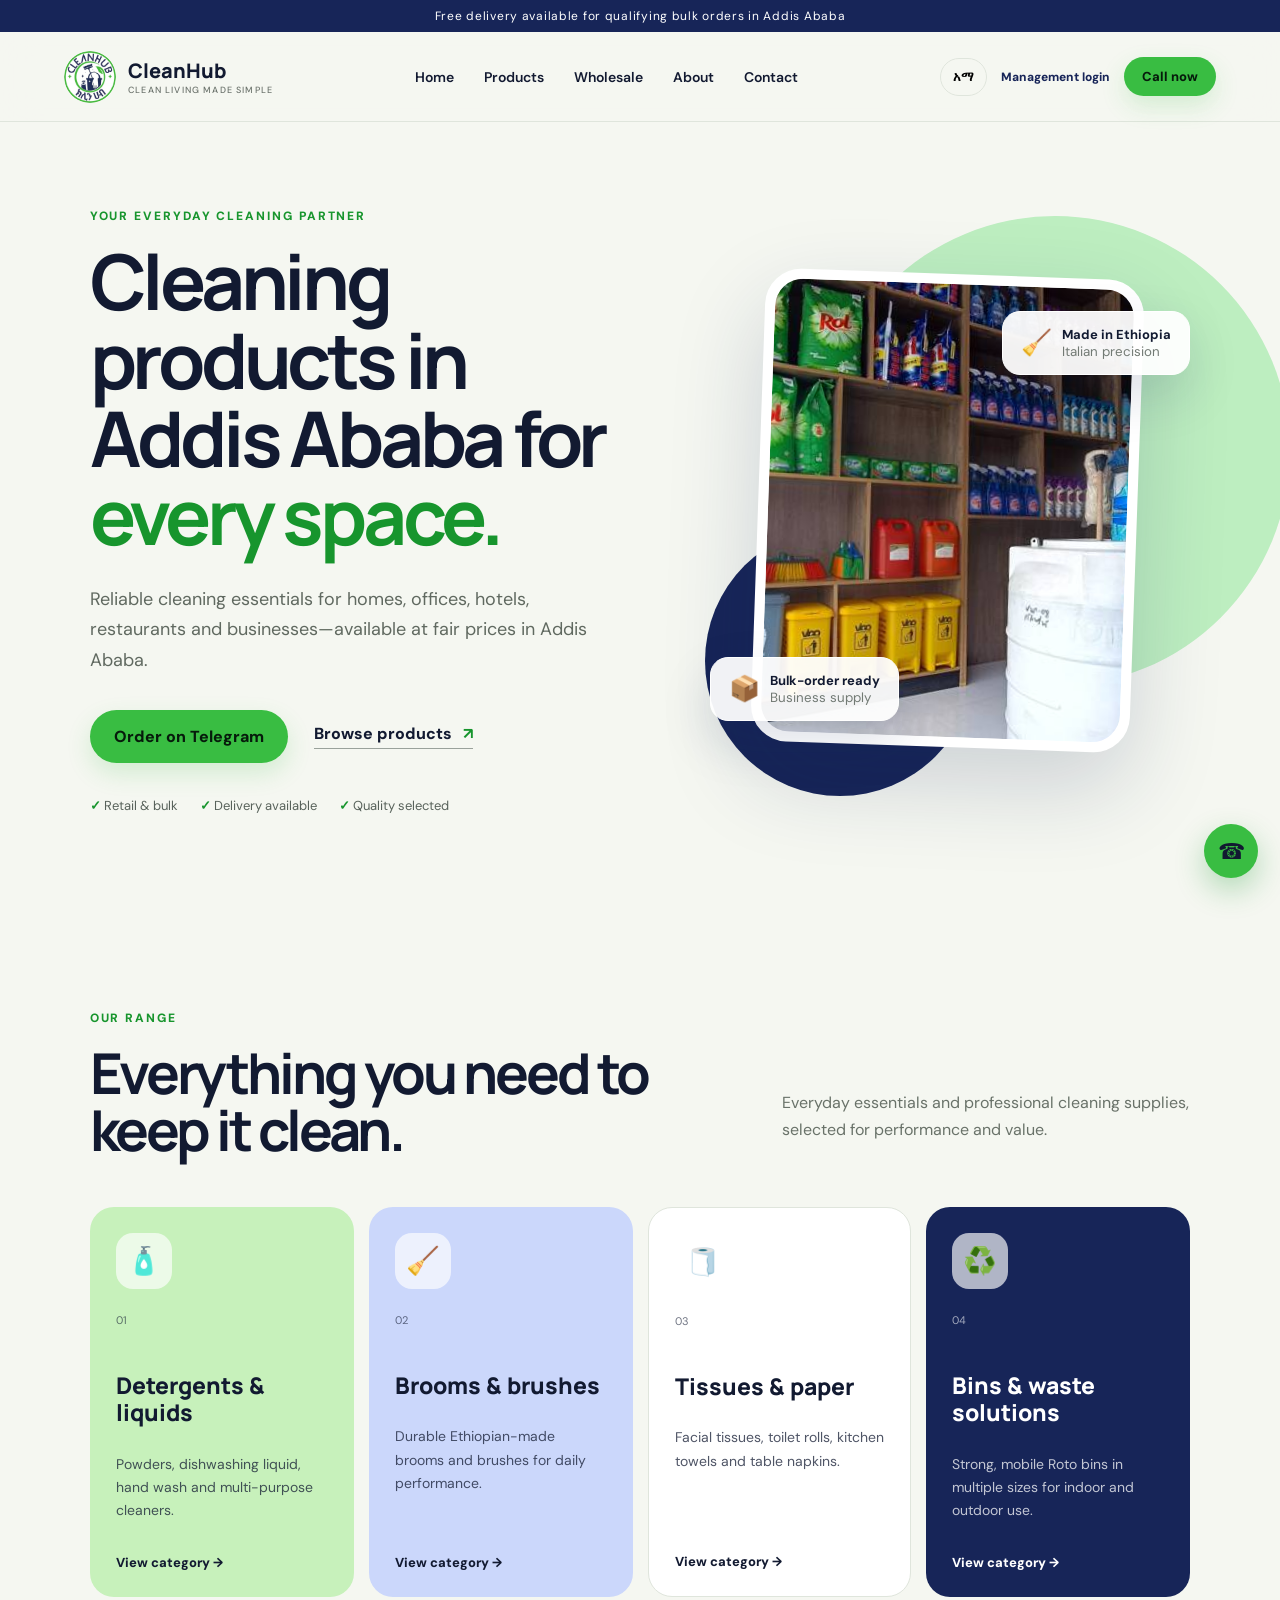
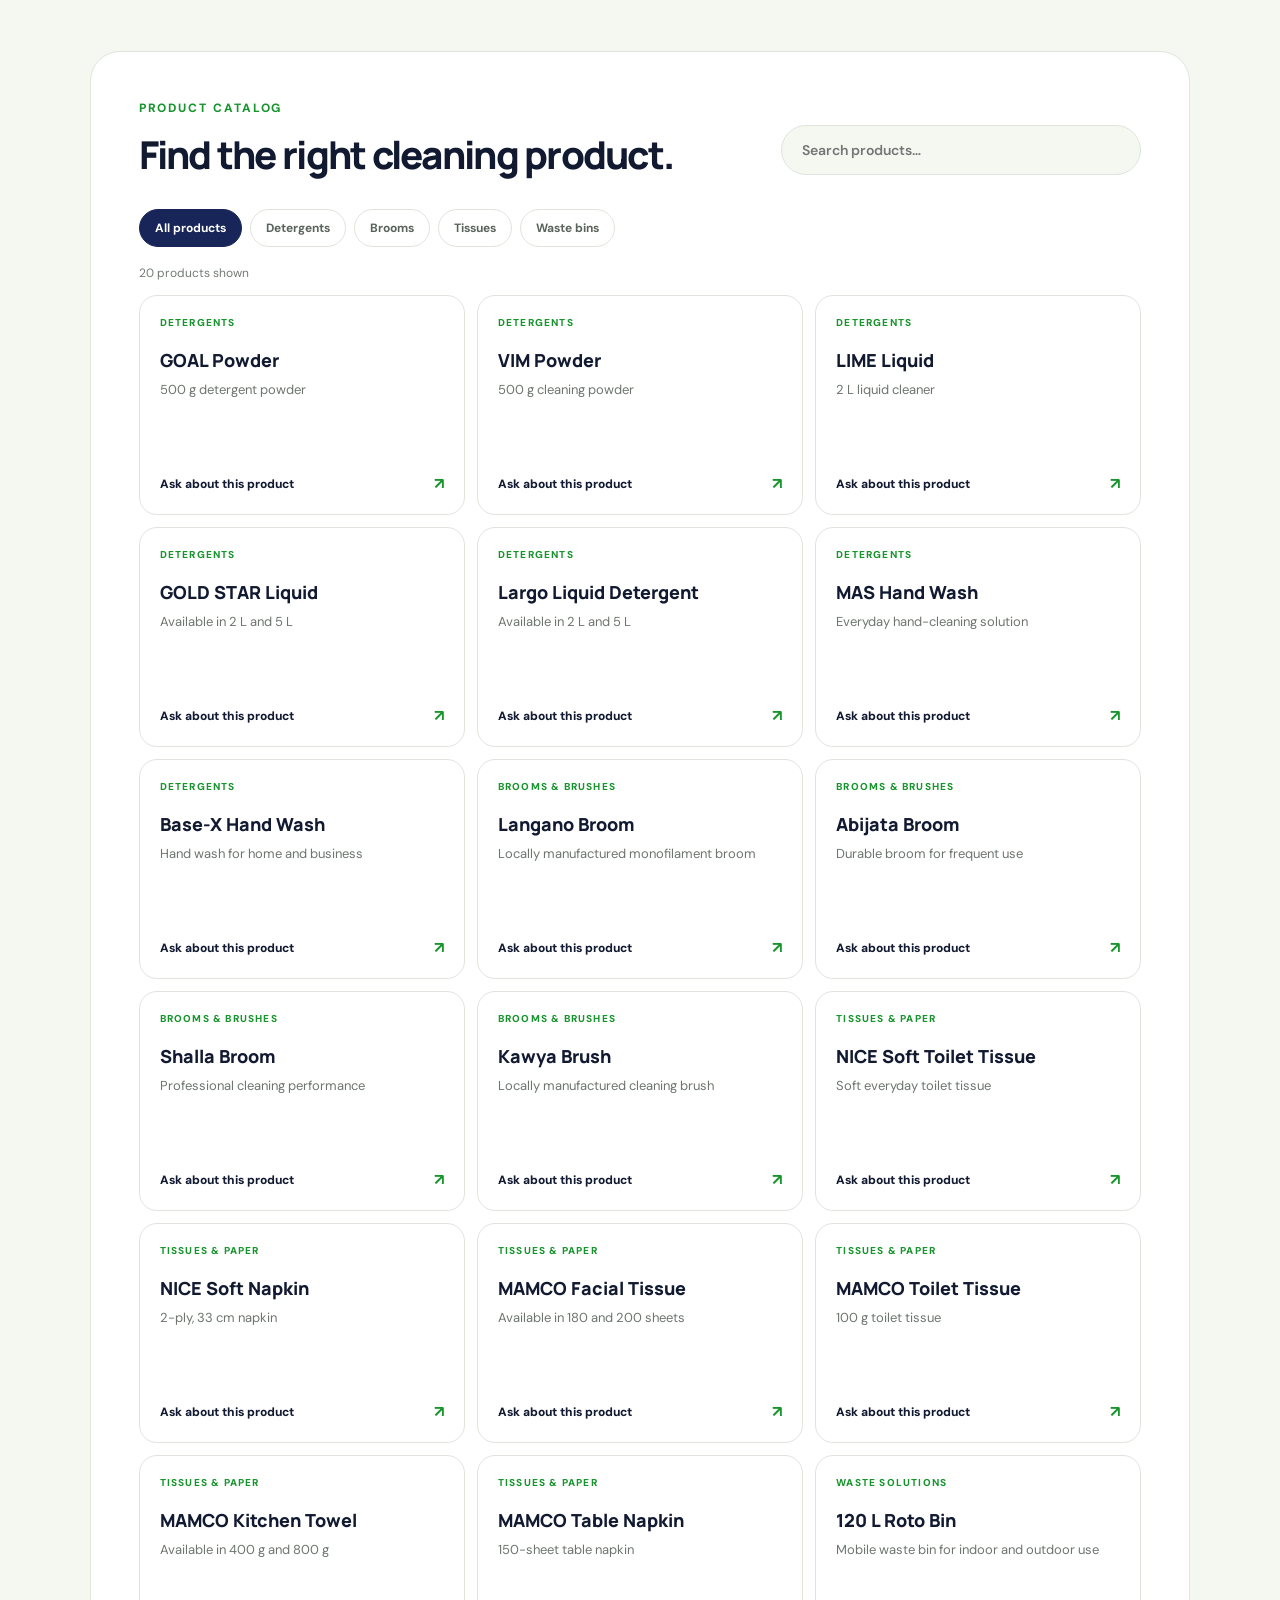
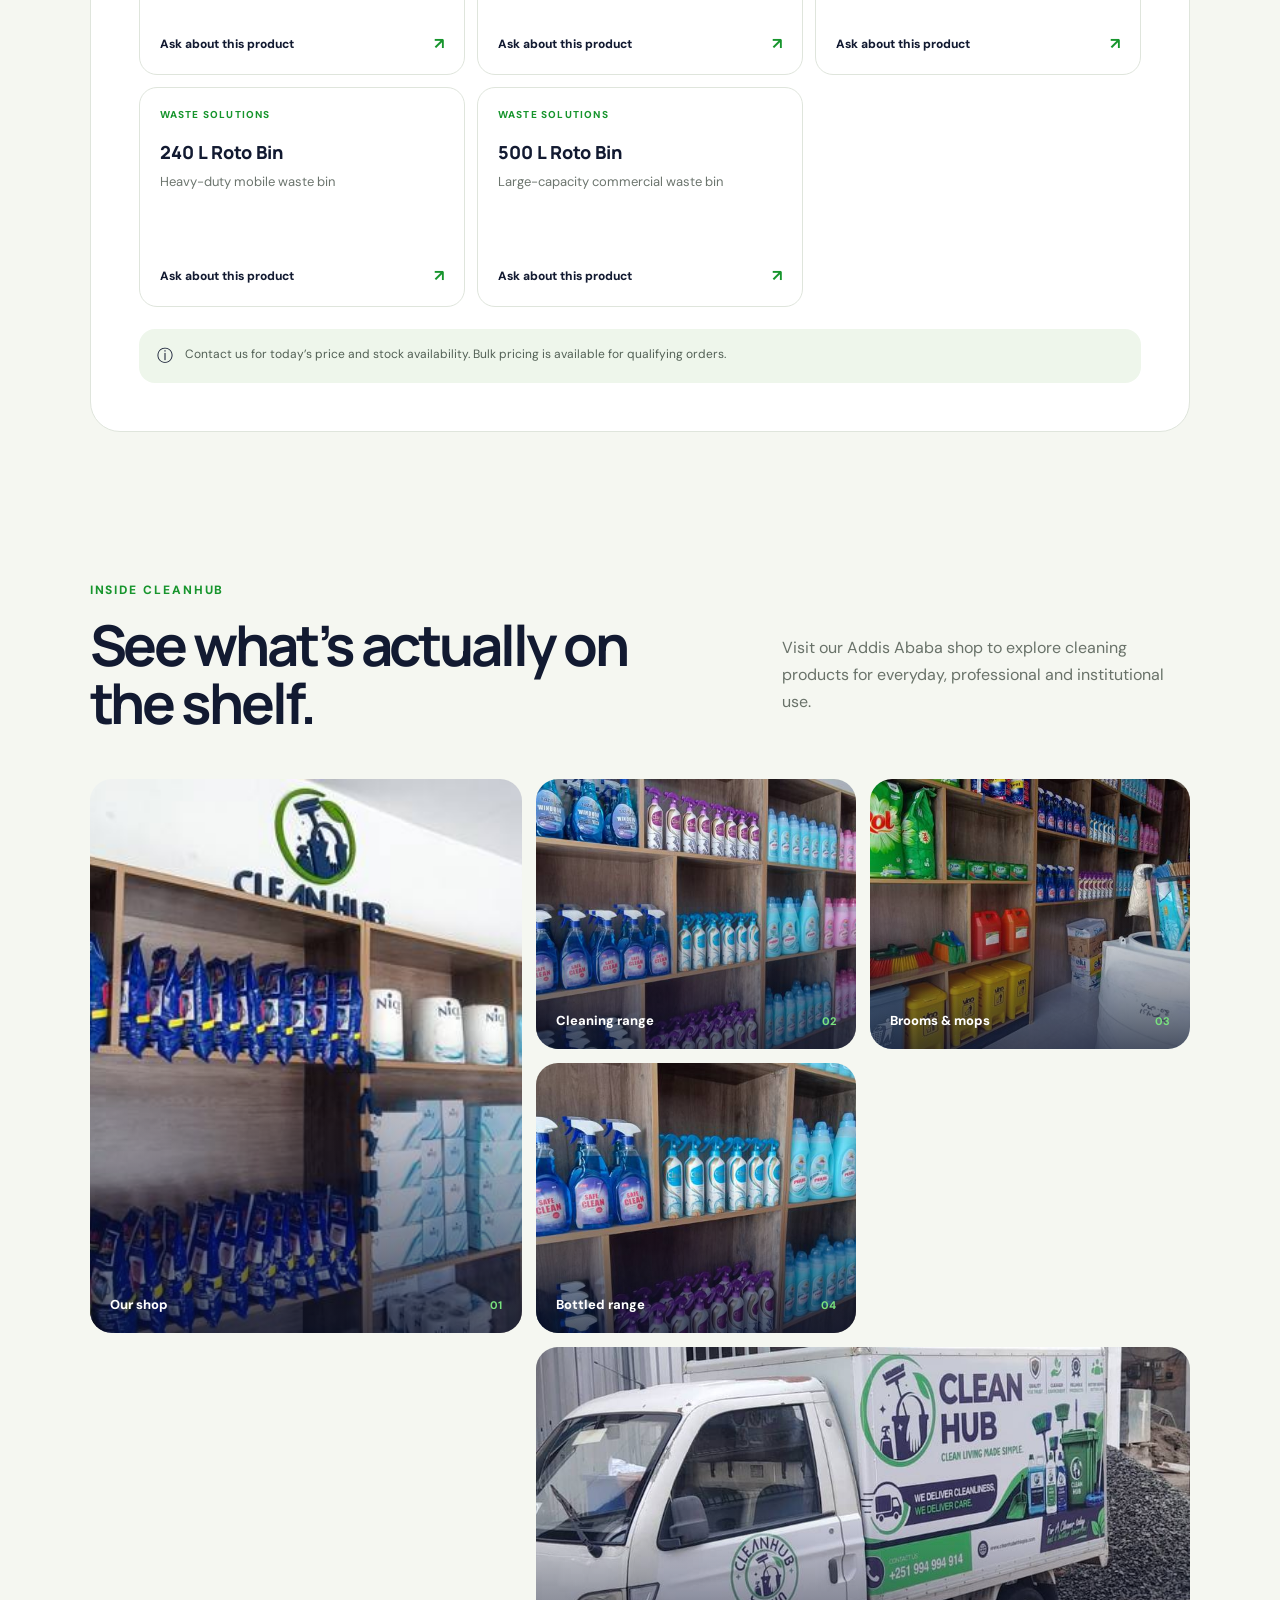
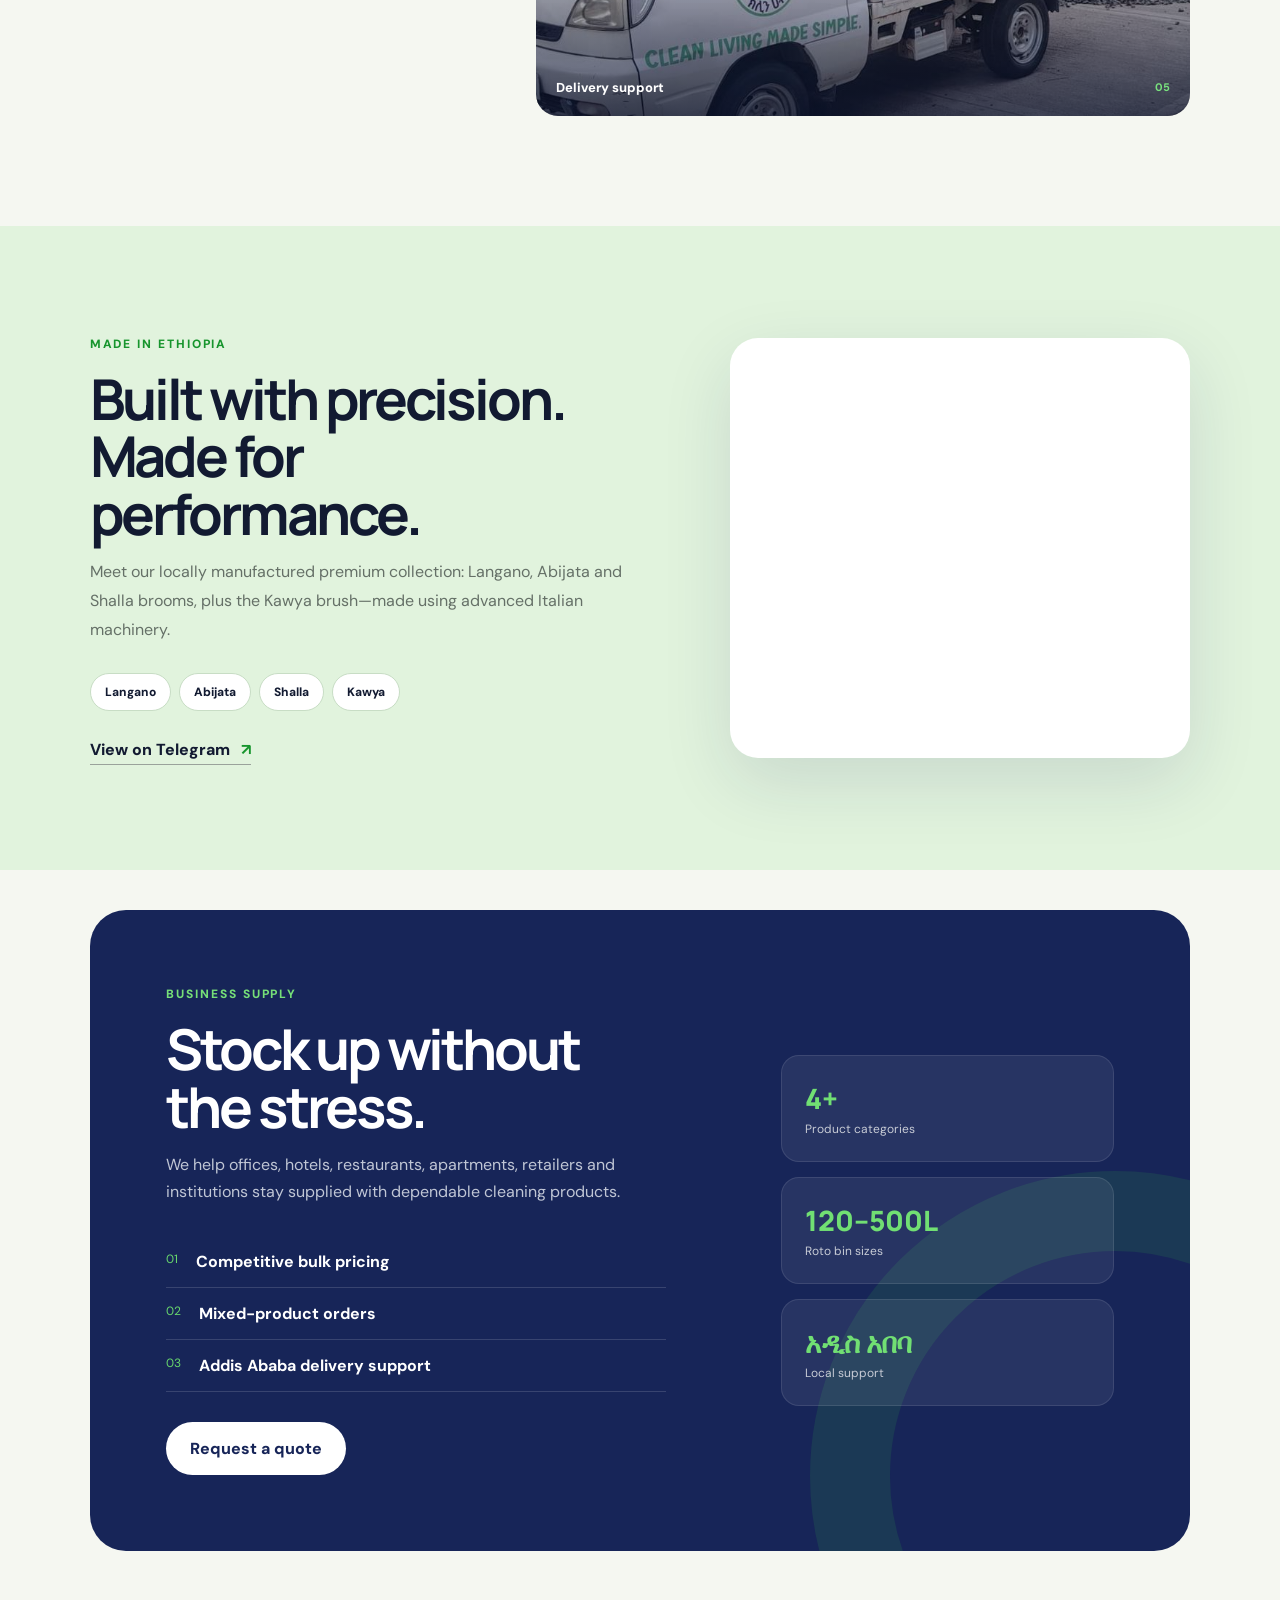
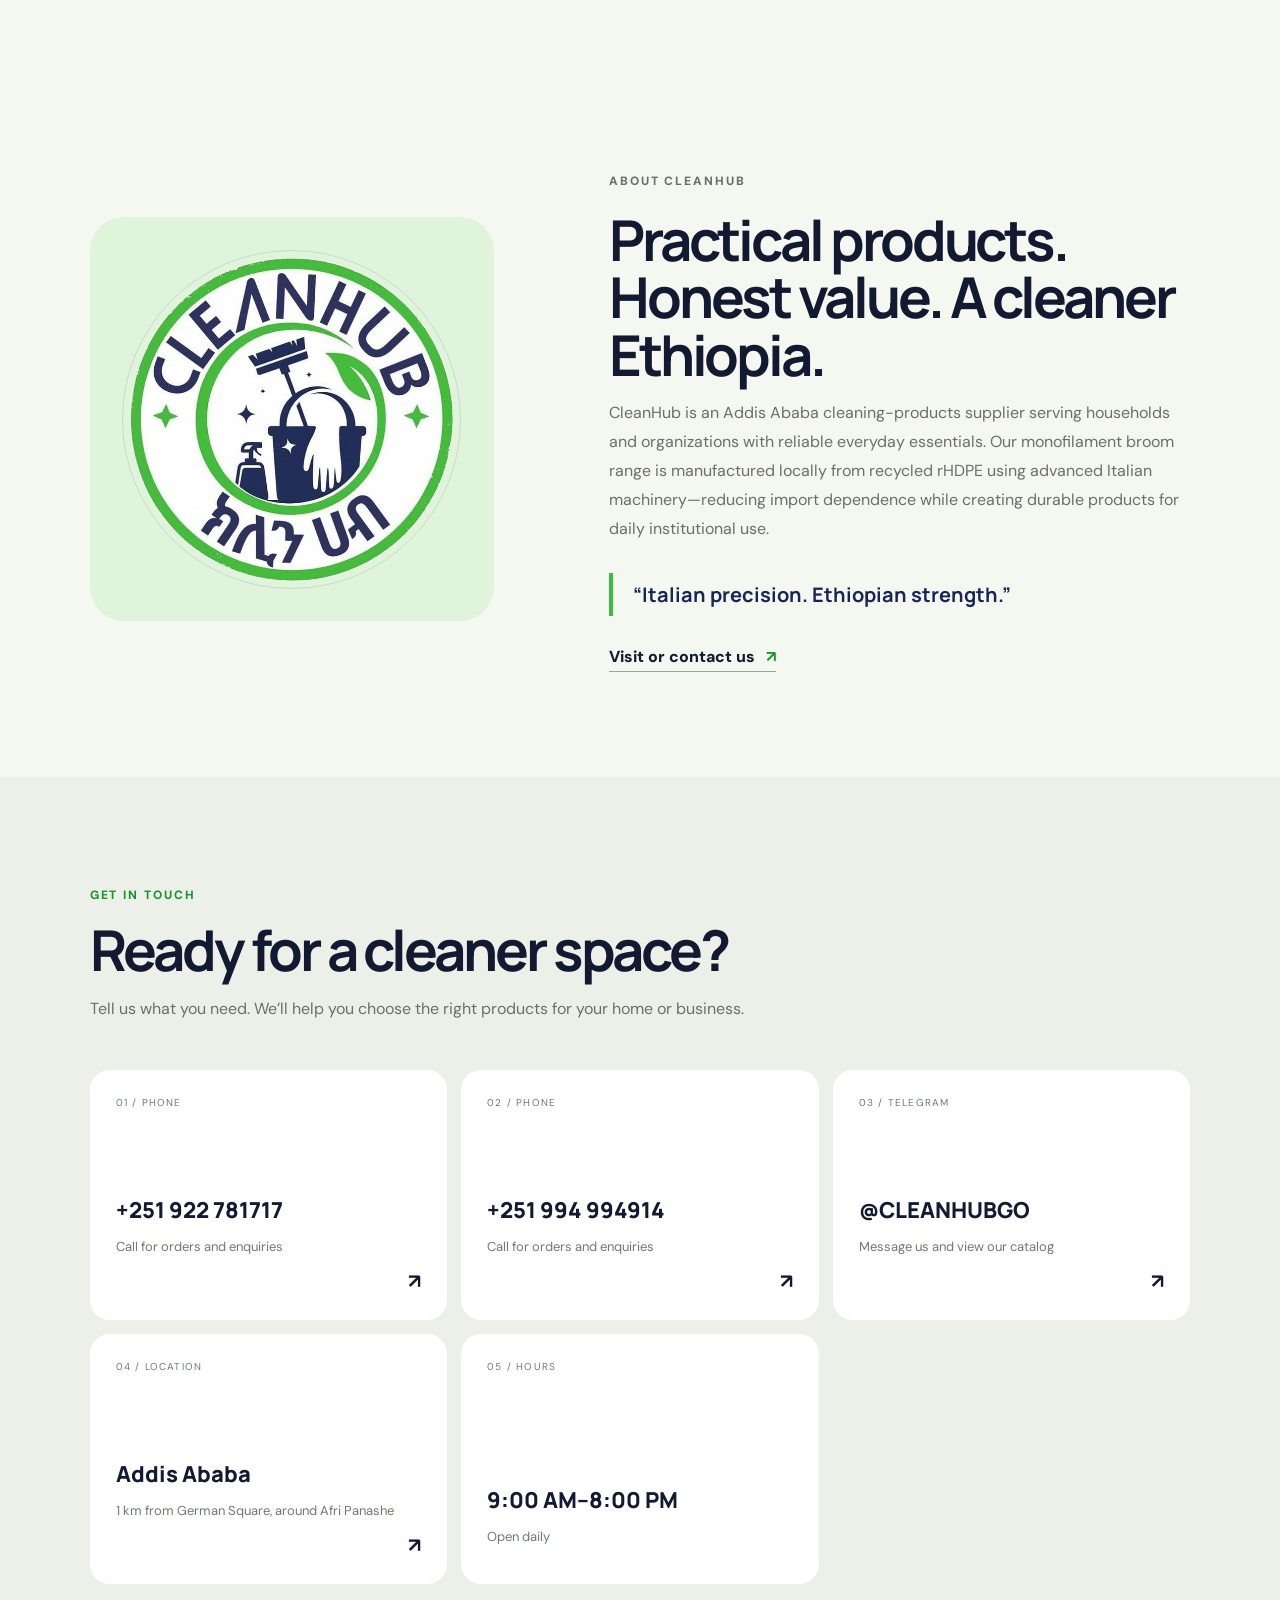
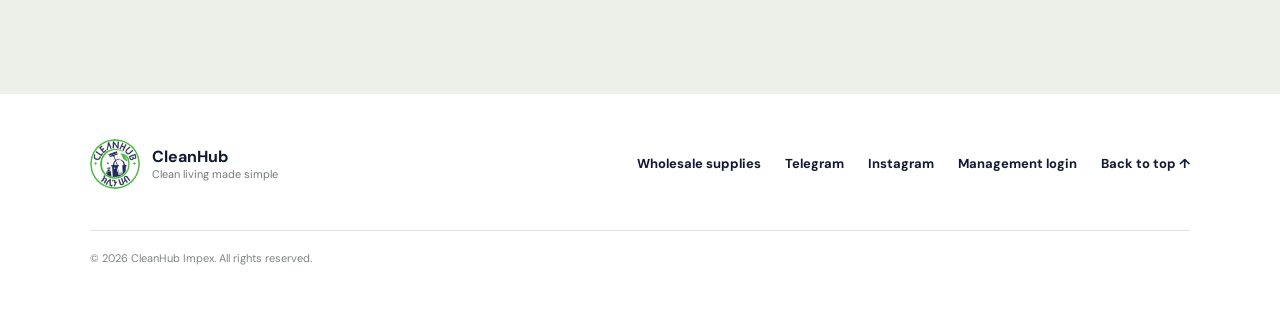
<file: index.html>
<!doctype html>
<html lang="en">
<head>
  <meta charset="UTF-8" />
  <meta name="viewport" content="width=device-width, initial-scale=1.0" />
  <meta name="description" content="Shop cleaning products in Addis Ababa from CleanHub Impex: detergents, tissues, brooms, brushes and waste bins for homes and businesses." />
  <meta name="robots" content="index, follow, max-image-preview:large" />
  <meta name="theme-color" content="#172558" />
  <meta property="og:type" content="website" />
  <meta property="og:title" content="Cleaning Products in Addis Ababa | CleanHub Impex" />
  <meta property="og:description" content="Detergents, tissues, brooms, brushes and waste bins for homes and businesses in Addis Ababa, Ethiopia." />
  <meta property="og:url" content="https://cleanhubimpex.com/" />
  <meta property="og:image" content="https://cleanhubimpex.com/assets/shop-shelves.jpg" />
  <meta name="twitter:card" content="summary_large_image" />
  <link rel="canonical" href="https://cleanhubimpex.com/" />
  <link rel="icon" href="/assets/favicon-96.png" type="image/png" sizes="96x96" />
  <link rel="shortcut icon" href="/assets/favicon-96.png" type="image/png" />
  <link rel="apple-touch-icon" href="/assets/icon-192.png" sizes="192x192" />
  <link rel="manifest" href="manifest.json" />
  <title>Cleaning Products in Addis Ababa | CleanHub Impex</title>
  <link rel="preconnect" href="https://fonts.googleapis.com">
  <link rel="preconnect" href="https://fonts.gstatic.com" crossorigin>
  <link href="https://fonts.googleapis.com/css2?family=DM+Sans:wght@400;500;600;700&family=Manrope:wght@600;700;800&family=Noto+Sans+Ethiopic:wght@400;600;700&display=swap" rel="stylesheet">
  <link rel="stylesheet" href="styles.css" />
  <link rel="stylesheet" href="portal.css" />
  <link rel="stylesheet" href="gallery.css" />
  <link rel="stylesheet" href="production.css" />
  <link rel="stylesheet" href="catalog.css" />
  <script type="application/ld+json">{"@context":"https://schema.org","@type":"Store","@id":"https://cleanhubimpex.com/#store","name":"CleanHub Impex","description":"Cleaning-products shop and wholesale supplier serving homes and businesses in Addis Ababa, Ethiopia.","url":"https://cleanhubimpex.com/","logo":"https://cleanhubimpex.com/assets/cleanhub-logo.jpg","image":["https://cleanhubimpex.com/assets/shop-shelves.jpg","https://cleanhubimpex.com/assets/shopfront.jpg","https://cleanhubimpex.com/assets/in-store.jpg"],"telephone":["+251922781717","+251994994914"],"openingHoursSpecification":{"@type":"OpeningHoursSpecification","dayOfWeek":["Monday","Tuesday","Wednesday","Thursday","Friday","Saturday","Sunday"],"opens":"09:00","closes":"20:00"},"priceRange":"$","currenciesAccepted":"ETB","areaServed":{"@type":"City","name":"Addis Ababa"},"address":{"@type":"PostalAddress","streetAddress":"1 km from German Square, near Afri Panashe","addressLocality":"Addis Ababa","addressCountry":"ET"},"hasMap":"https://maps.app.goo.gl/f4kxC7F8WMjYY11K9?g_st=ac","knowsAbout":["Cleaning products","Detergents","Tissues and paper products","Brooms and brushes","Waste bins","Wholesale cleaning supplies"],"sameAs":["https://t.me/CLEANHUBGO","https://www.instagram.com/cleanhub260/"]}</script>
</head>
<body>
  <a class="skip-link" href="#main-content">Skip to main content</a>
  <div class="announcement"><span data-i18n="announcement">Free delivery available for qualifying bulk orders in Addis Ababa</span></div>
  <header class="site-header">
    <a class="brand" href="#home" aria-label="CleanHub home">
      <img src="assets/cleanhub-logo.jpg" alt="CleanHub logo" width="52" height="52" />
      <span>CleanHub<small data-i18n="tagline">Clean living made simple</small></span>
    </a>
    <button class="menu-button" aria-label="Open navigation" aria-expanded="false"><span></span><span></span><span></span></button>
    <nav class="nav-links" aria-label="Main navigation">
      <a href="#home" data-i18n="navHome">Home</a>
      <a href="#products" data-i18n="navProducts">Products</a>
      <a href="#wholesale" data-i18n="navWholesale">Wholesale</a>
      <a href="#about" data-i18n="navAbout">About</a>
      <a href="#contact" data-i18n="navContact">Contact</a>
      <a class="mobile-management" href="https://app.cleanhubimpex.com" target="_blank" rel="noreferrer" data-i18n="managementLogin">Management login</a>
    </nav>
    <div class="header-actions">
      <button class="language-button" aria-label="Switch language">አማ</button>
      <a class="portal-link" href="https://app.cleanhubimpex.com" target="_blank" rel="noreferrer" data-i18n="managementLogin">Management login</a>
      <a class="button button-small" href="tel:+251922781717" data-i18n="callNow">Call now</a>
    </div>
  </header>

  <main id="main-content">
    <section class="hero" id="home">
      <div class="hero-copy reveal">
        <p class="eyebrow" data-i18n="heroEyebrow">Your everyday cleaning partner</p>
        <h1 data-i18n="heroTitle">Cleaning products in Addis Ababa for <em>every space.</em></h1>
        <p class="hero-text" data-i18n="heroText">Reliable cleaning essentials for homes, offices, hotels, restaurants and businesses—available at fair prices in Addis Ababa.</p>
        <div class="hero-actions">
          <a class="button" href="https://t.me/CLEANHUBGO" target="_blank" rel="noreferrer" data-i18n="orderTelegram">Order on Telegram</a>
          <a class="text-link" href="#products"><span data-i18n="browseProducts">Browse products</span> <b>↗</b></a>
        </div>
        <div class="trust-row">
          <span><b>✓</b> <span data-i18n="retailBulk">Retail & bulk</span></span>
          <span><b>✓</b> <span data-i18n="delivery">Delivery available</span></span>
          <span><b>✓</b> <span data-i18n="quality">Quality selected</span></span>
        </div>
      </div>
      <div class="hero-visual reveal">
        <div class="orb orb-one"></div><div class="orb orb-two"></div>
        <div class="hero-card">
          <img src="assets/shop-shelves.jpg" alt="CleanHub shop shelves stocked with cleaning products" decoding="async" fetchpriority="high" />
        </div>
        <div class="floating-card card-top"><span>🧹</span><strong data-i18n="madeEthiopia">Made in Ethiopia</strong><small data-i18n="italianPrecision">Italian precision</small></div>
        <div class="floating-card card-bottom"><span>📦</span><strong data-i18n="bulkReady">Bulk-order ready</strong><small data-i18n="businessSupply">Business supply</small></div>
      </div>
    </section>

    <section class="category-section section" id="products">
      <div class="section-heading reveal">
        <div><p class="eyebrow" data-i18n="ourRange">Our range</p><h2 data-i18n="productsTitle">Everything you need to keep it clean.</h2></div>
        <p data-i18n="productsText">Everyday essentials and professional cleaning supplies, selected for performance and value.</p>
      </div>
      <div class="category-grid">
        <article class="category-card lime reveal"><div class="category-icon">🧴</div><span>01</span><h3 data-i18n="detergents">Detergents & liquids</h3><p data-i18n="detergentsText">Powders, dishwashing liquid, hand wash and multi-purpose cleaners.</p><a href="detergents-addis-ababa.html" data-i18n="viewCategory">View category →</a></article>
        <article class="category-card blue reveal"><div class="category-icon">🧹</div><span>02</span><h3 data-i18n="brooms">Brooms & brushes</h3><p data-i18n="broomsText">Durable Ethiopian-made brooms and brushes for daily performance.</p><a href="brooms-brushes-addis-ababa.html" data-i18n="viewCategory">View category →</a></article>
        <article class="category-card white reveal"><div class="category-icon">🧻</div><span>03</span><h3 data-i18n="tissues">Tissues & paper</h3><p data-i18n="tissuesText">Facial tissues, toilet rolls, kitchen towels and table napkins.</p><a href="tissues-paper-addis-ababa.html" data-i18n="viewCategory">View category →</a></article>
        <article class="category-card dark reveal"><div class="category-icon">♻️</div><span>04</span><h3 data-i18n="bins">Bins & waste solutions</h3><p data-i18n="binsText">Strong, mobile Roto bins in multiple sizes for indoor and outdoor use.</p><a href="waste-bins-addis-ababa.html" data-i18n="viewCategory">View category →</a></article>
      </div>
      <div class="catalog-panel reveal" aria-labelledby="catalog-title">
        <div class="catalog-toolbar">
          <div>
            <p class="eyebrow" data-i18n="catalogLabel">Product catalog</p>
            <h3 id="catalog-title" data-i18n="catalogTitle">Find the right cleaning product.</h3>
          </div>
          <label class="catalog-search">
            <span class="visually-hidden" data-i18n="searchProducts">Search products</span>
            <input id="product-search" type="search" placeholder="Search products…" data-i18n-placeholder="searchPlaceholder" autocomplete="off" />
          </label>
        </div>
        <div class="catalog-filters" role="group" aria-label="Filter product categories">
          <button class="active" type="button" data-filter="all" data-i18n="filterAll">All products</button>
          <button type="button" data-filter="detergents" data-i18n="filterDetergents">Detergents</button>
          <button type="button" data-filter="brooms" data-i18n="filterBrooms">Brooms</button>
          <button type="button" data-filter="tissues" data-i18n="filterTissues">Tissues</button>
          <button type="button" data-filter="bins" data-i18n="filterBins">Waste bins</button>
        </div>
        <p class="catalog-status" id="catalog-status" aria-live="polite"></p>
        <div class="product-grid" id="product-grid"></div>
        <div class="catalog-note">
          <span>ⓘ</span>
          <p data-i18n="priceNote">Contact us for today’s price and stock availability. Bulk pricing is available for qualifying orders.</p>
        </div>
      </div>
    </section>

    <section class="shop-gallery section" id="shop">
      <div class="section-heading reveal">
        <div><p class="eyebrow" data-i18n="insideStore">Inside CleanHub</p><h2 data-i18n="galleryTitle">See what’s actually on the shelf.</h2></div>
        <p data-i18n="galleryText">Visit our Addis Ababa shop to explore cleaning products for everyday, professional and institutional use.</p>
      </div>
      <div class="photo-grid">
        <figure class="photo-large reveal"><img src="assets/in-store.jpg" alt="Inside the CleanHub shop in Addis Ababa" loading="lazy" decoding="async" /><figcaption><span data-i18n="ourShop">Our shop</span><b>01</b></figcaption></figure>
        <figure class="reveal"><img src="assets/cleaners.jpg" alt="Glass and multi-surface cleaners at CleanHub" loading="lazy" decoding="async" /><figcaption><span data-i18n="cleaningRange">Cleaning range</span><b>02</b></figcaption></figure>
        <figure class="reveal"><img src="assets/brooms-mops.jpg" alt="CleanHub brooms and mops" loading="lazy" decoding="async" /><figcaption><span data-i18n="broomsMops">Brooms & mops</span><b>03</b></figcaption></figure>
        <figure class="reveal"><img src="assets/bottled-range.jpg" alt="Bottled cleaning products at CleanHub" loading="lazy" decoding="async" /><figcaption><span data-i18n="bottledRange">Bottled range</span><b>04</b></figcaption></figure>
        <figure class="photo-wide reveal"><img src="assets/delivery-truck.jpg" alt="CleanHub delivery truck" loading="lazy" decoding="async" /><figcaption><span data-i18n="deliveryFleet">Delivery support</span><b>05</b></figcaption></figure>
      </div>
    </section>

    <section class="featured-media section" id="featured-video">
      <div class="media-copy reveal">
        <p class="eyebrow" data-i18n="featuredLabel">Made in Ethiopia</p>
        <h2 data-i18n="featuredTitle">Built with precision. Made for performance.</h2>
        <p data-i18n="featuredText">Meet our locally manufactured premium collection: Langano, Abijata and Shalla brooms, plus the Kawya brush—made using advanced Italian machinery.</p>
        <div class="media-products"><span>Langano</span><span>Abijata</span><span>Shalla</span><span>Kawya</span></div>
        <a class="text-link" href="https://t.me/CLEANHUBGO/52" target="_blank" rel="noreferrer"><span data-i18n="viewTelegram">View on Telegram</span> <b>↗</b></a>
      </div>
      <div class="telegram-embed reveal">
        <script async src="https://telegram.org/js/telegram-widget.js?22" data-telegram-post="CLEANHUBGO/52" data-width="100%" data-dark="0"></script>
      </div>
    </section>

    <section class="wholesale section" id="wholesale">
      <div class="wholesale-panel reveal">
        <div class="wholesale-copy">
          <p class="eyebrow light" data-i18n="businessSupplyLabel">Business supply</p>
          <h2 data-i18n="wholesaleTitle">Stock up without the stress.</h2>
          <p data-i18n="wholesaleText">We help offices, hotels, restaurants, apartments, retailers and institutions stay supplied with dependable cleaning products.</p>
          <ul>
            <li><span>01</span><b data-i18n="competitive">Competitive bulk pricing</b></li>
            <li><span>02</span><b data-i18n="mixedOrders">Mixed-product orders</b></li>
            <li><span>03</span><b data-i18n="deliverySupport">Addis Ababa delivery support</b></li>
          </ul>
          <a class="button button-light" href="tel:+251922781717" data-i18n="requestQuote">Request a quote</a>
        </div>
        <div class="wholesale-stats">
          <div><strong>4+</strong><span data-i18n="categories">Product categories</span></div>
          <div><strong>120–500L</strong><span data-i18n="binSizes">Roto bin sizes</span></div>
          <div><strong>አዲስ አበባ</strong><span data-i18n="localSupport">Local support</span></div>
        </div>
      </div>
    </section>

    <section class="about section" id="about">
      <div class="about-mark reveal"><img src="assets/cleanhub-logo.jpg" alt="CleanHub emblem" loading="lazy" decoding="async" /></div>
      <div class="about-copy reveal">
        <p class="eyebrow" data-i18n="aboutLabel">About CleanHub</p>
        <h2 data-i18n="aboutTitle">Practical products. Honest value. A cleaner Ethiopia.</h2>
        <p data-i18n="aboutText">CleanHub is an Addis Ababa cleaning-products supplier serving households and organizations with reliable everyday essentials. Our monofilament broom range is manufactured locally from recycled rHDPE using advanced Italian machinery—reducing import dependence while creating durable products for daily institutional use.</p>
        <blockquote data-i18n="quote">“Italian precision. Ethiopian strength.”</blockquote>
        <a class="text-link" href="#contact"><span data-i18n="visitUs">Visit or contact us</span> <b>↗</b></a>
      </div>
    </section>

    <section class="contact section" id="contact">
      <div class="contact-heading reveal"><p class="eyebrow" data-i18n="getInTouch">Get in touch</p><h2 data-i18n="readyTitle">Ready for a cleaner space?</h2><p data-i18n="readyText">Tell us what you need. We’ll help you choose the right products for your home or business.</p></div>
      <div class="contact-grid">
        <a class="contact-card reveal" href="tel:+251922781717"><span>01 / PHONE</span><div><h3>+251 922 781717</h3><p data-i18n="callOrders">Call for orders and enquiries</p></div><b>↗</b></a>
        <a class="contact-card reveal" href="tel:+251994994914"><span>02 / PHONE</span><div><h3>+251 994 994914</h3><p data-i18n="callOrders">Call for orders and enquiries</p></div><b>↗</b></a>
        <a class="contact-card reveal" href="https://t.me/CLEANHUBGO" target="_blank" rel="noreferrer"><span>03 / TELEGRAM</span><div><h3>@CLEANHUBGO</h3><p data-i18n="messageCatalog">Message us and view our catalog</p></div><b>↗</b></a>
        <a class="contact-card reveal" href="https://maps.app.goo.gl/f4kxC7F8WMjYY11K9?g_st=ac" target="_blank" rel="noreferrer"><span>04 / LOCATION</span><div><h3 data-i18n="addis">Addis Ababa</h3><p data-i18n="address">1 km from German Square, around Afri Panashe</p></div><b>↗</b></a>
        <div class="contact-card reveal"><span>05 / HOURS</span><div><h3>9:00 AM–8:00 PM</h3><p>Open daily</p></div></div>
      </div>
    </section>
  </main>

  <footer>
    <div class="footer-brand"><img src="assets/cleanhub-logo.jpg" alt="CleanHub" loading="lazy" decoding="async" width="50" height="50" /><div><strong>CleanHub</strong><span data-i18n="tagline">Clean living made simple</span></div></div>
    <div class="footer-links"><a href="wholesale-cleaning-supplies-addis-ababa.html">Wholesale supplies</a><a href="https://t.me/CLEANHUBGO" target="_blank" rel="noreferrer">Telegram</a><a href="https://www.instagram.com/cleanhub260/" target="_blank" rel="noreferrer">Instagram</a><a href="https://app.cleanhubimpex.com" target="_blank" rel="noreferrer" data-i18n="managementLogin">Management login</a><a href="#home" data-i18n="backTop">Back to top ↑</a></div>
    <p>© <span id="year"></span> CleanHub Impex. <span data-i18n="rights">All rights reserved.</span></p>
  </footer>
  <a class="floating-call" href="tel:+251922781717" aria-label="Call CleanHub">☎</a>
  <script src="config.js"></script>
  <script src="script.js"></script>
  <script src="catalog.js"></script>
</body>
</html>
</file>
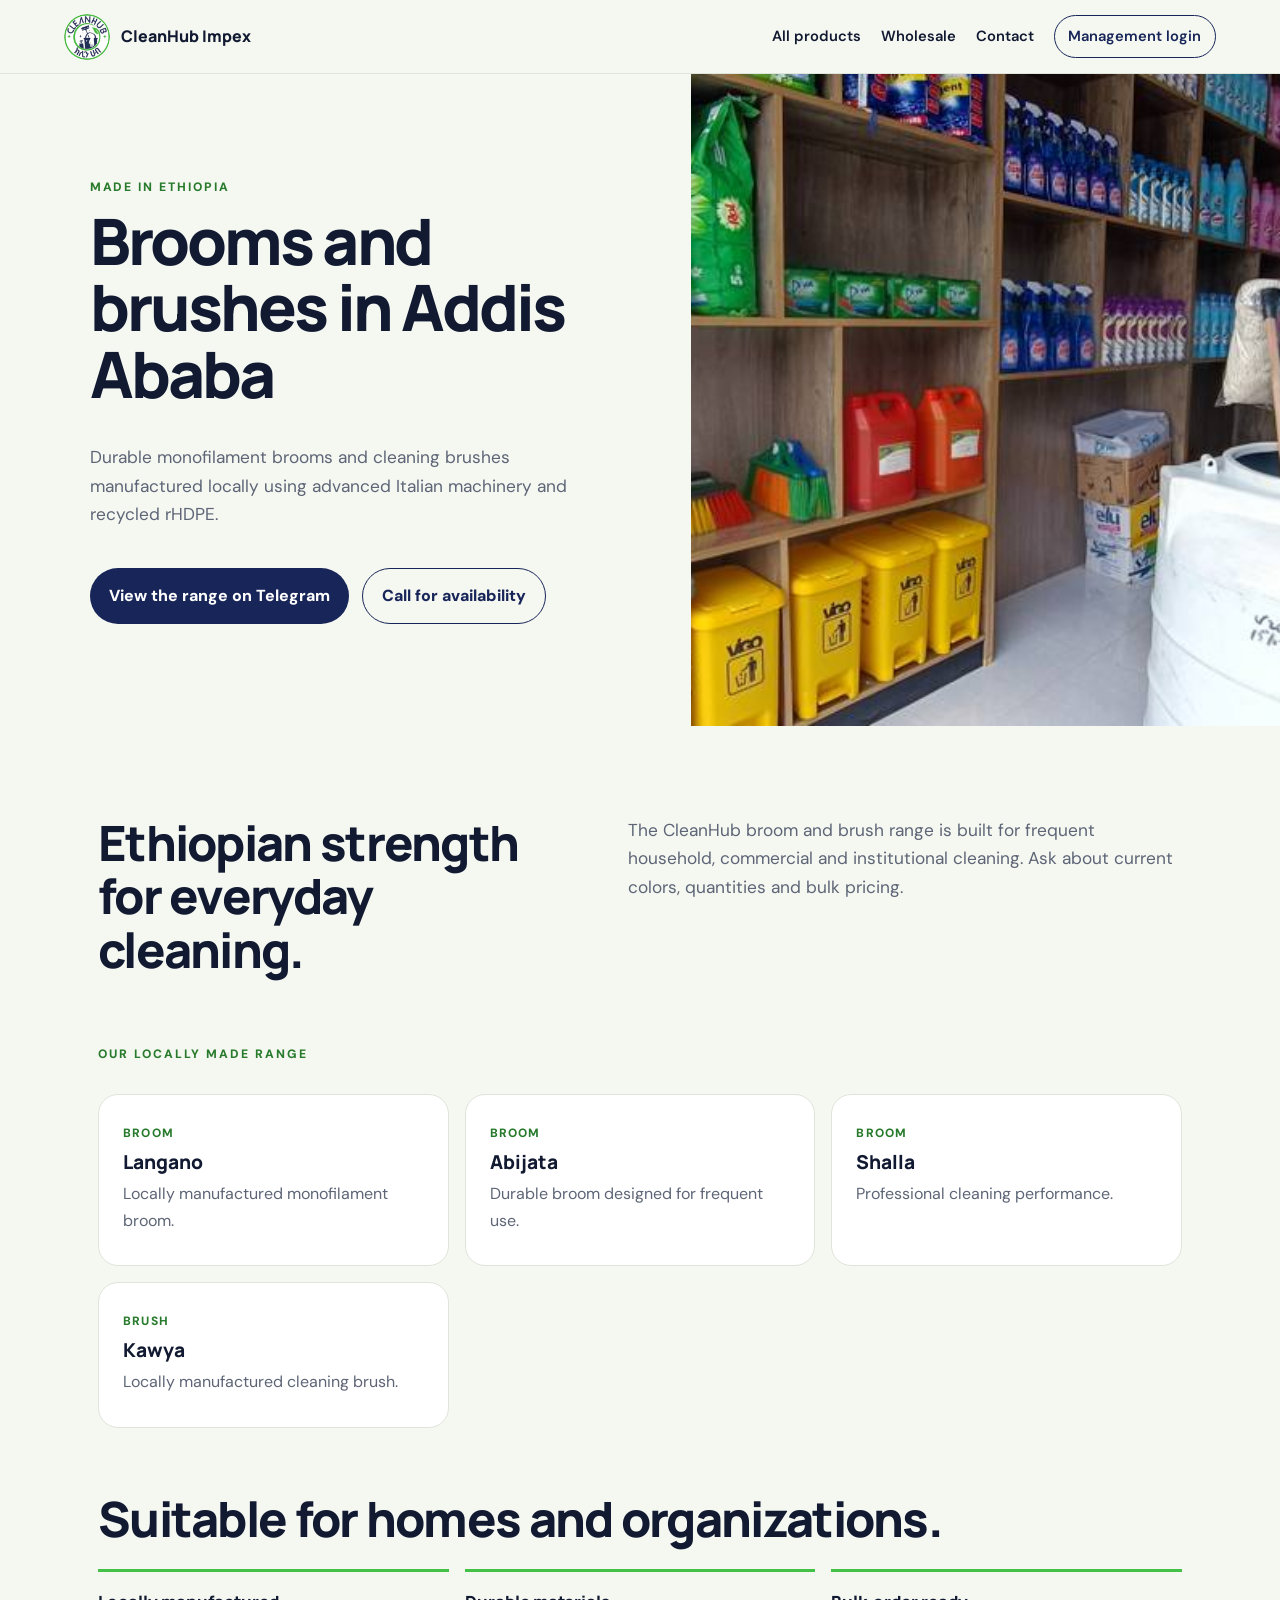
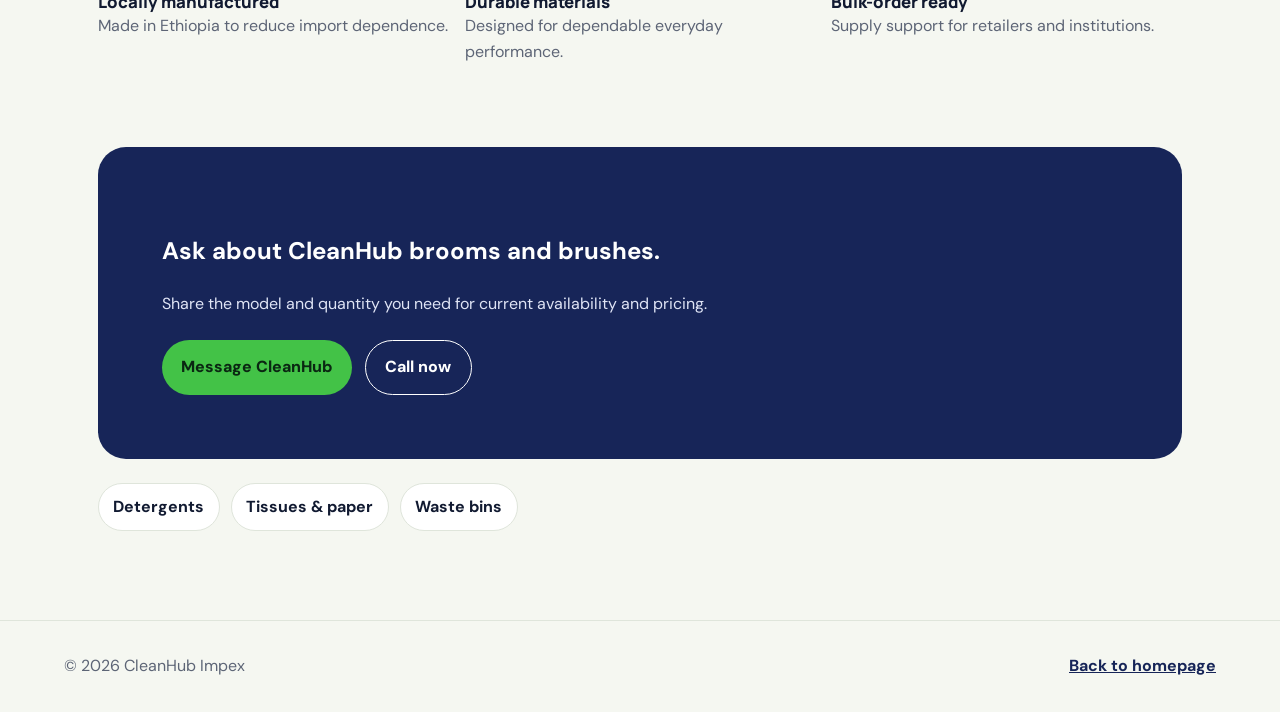
<file: brooms-brushes-addis-ababa.html>
<!doctype html><html lang="en"><head><meta charset="UTF-8"><meta name="viewport" content="width=device-width,initial-scale=1"><title>Brooms & Brushes in Addis Ababa | CleanHub</title><meta name="description" content="Shop locally manufactured Langano, Abijata and Shalla brooms plus Kawya cleaning brushes from CleanHub Impex in Addis Ababa."><meta name="robots" content="index,follow,max-image-preview:large"><meta name="theme-color" content="#172558"><meta property="og:type" content="website"><meta property="og:title" content="Brooms & Brushes in Addis Ababa | CleanHub"><meta property="og:description" content="Locally manufactured brooms and durable cleaning brushes available from CleanHub Impex."><meta property="og:url" content="https://cleanhubimpex.com/brooms-brushes-addis-ababa.html"><meta property="og:image" content="https://cleanhubimpex.com/assets/brooms-mops.jpg"><meta property="og:image:alt" content="Brooms and cleaning brushes available from CleanHub"><meta name="twitter:card" content="summary_large_image"><link rel="canonical" href="https://cleanhubimpex.com/brooms-brushes-addis-ababa.html"><link rel="icon" href="/assets/favicon-96.png" type="image/png" sizes="96x96"><link rel="apple-touch-icon" href="/assets/icon-192.png"><link rel="stylesheet" href="https://fonts.googleapis.com/css2?family=DM+Sans:wght@400;600;700&family=Manrope:wght@700;800&display=swap"><link rel="stylesheet" href="seo-pages.css"><script type="application/ld+json">{"@context":"https://schema.org","@graph":[{"@type":"CollectionPage","name":"Brooms and Brushes in Addis Ababa","url":"https://cleanhubimpex.com/brooms-brushes-addis-ababa.html","isPartOf":{"@id":"https://cleanhubimpex.com/#store"},"about":{"@type":"ProductGroup","name":"Brooms and cleaning brushes"}},{"@type":"BreadcrumbList","itemListElement":[{"@type":"ListItem","position":1,"name":"Home","item":"https://cleanhubimpex.com/"},{"@type":"ListItem","position":2,"name":"Brooms and Brushes in Addis Ababa","item":"https://cleanhubimpex.com/brooms-brushes-addis-ababa.html"}]}]}</script></head><body><a class="skip-link" href="#content">Skip to content</a>
<header class="seo-header"><a class="seo-brand" href="/"><img src="assets/cleanhub-logo.jpg" alt="CleanHub logo"><span>CleanHub Impex</span></a><nav class="seo-nav" aria-label="Main navigation"><a href="/#products">All products</a><a href="wholesale-cleaning-supplies-addis-ababa.html">Wholesale</a><a href="/#contact">Contact</a><a class="portal" href="https://app.cleanhubimpex.com">Management login</a></nav></header>
<main id="content"><section class="seo-hero"><div class="seo-hero-copy"><span class="seo-kicker">Made in Ethiopia</span><h1>Brooms and brushes in Addis Ababa</h1><p>Durable monofilament brooms and cleaning brushes manufactured locally using advanced Italian machinery and recycled rHDPE.</p><div class="seo-actions"><a class="seo-button" href="https://t.me/CLEANHUBGO/52">View the range on Telegram</a><a class="seo-button secondary" href="tel:+251922781717">Call for availability</a></div></div><div class="seo-hero-media"><img src="assets/brooms-mops.jpg" alt="CleanHub brooms and cleaning tools in Addis Ababa"></div></section>
<div class="seo-main"><section class="seo-intro"><h2>Ethiopian strength for everyday cleaning.</h2><p>The CleanHub broom and brush range is built for frequent household, commercial and institutional cleaning. Ask about current colors, quantities and bulk pricing.</p></section><section class="seo-section"><span class="seo-kicker">Our locally made range</span><div class="seo-grid"><article class="seo-card"><span class="tag">Broom</span><h3>Langano</h3><p>Locally manufactured monofilament broom.</p></article><article class="seo-card"><span class="tag">Broom</span><h3>Abijata</h3><p>Durable broom designed for frequent use.</p></article><article class="seo-card"><span class="tag">Broom</span><h3>Shalla</h3><p>Professional cleaning performance.</p></article><article class="seo-card"><span class="tag">Brush</span><h3>Kawya</h3><p>Locally manufactured cleaning brush.</p></article></div></section><section class="seo-section"><h2>Suitable for homes and organizations.</h2><div class="seo-benefits"><div class="seo-benefit"><strong>Locally manufactured</strong><span>Made in Ethiopia to reduce import dependence.</span></div><div class="seo-benefit"><strong>Durable materials</strong><span>Designed for dependable everyday performance.</span></div><div class="seo-benefit"><strong>Bulk-order ready</strong><span>Supply support for retailers and institutions.</span></div></div></section><section class="seo-cta"><h2>Ask about CleanHub brooms and brushes.</h2><p>Share the model and quantity you need for current availability and pricing.</p><div class="seo-actions"><a class="seo-button" href="https://t.me/CLEANHUBGO">Message CleanHub</a><a class="seo-button secondary" href="tel:+251922781717">Call now</a></div></section><nav class="seo-links" aria-label="Other categories"><a href="detergents-addis-ababa.html">Detergents</a><a href="tissues-paper-addis-ababa.html">Tissues & paper</a><a href="waste-bins-addis-ababa.html">Waste bins</a></nav></div></main><footer class="seo-footer"><span>© 2026 CleanHub Impex</span><a href="/">Back to homepage</a></footer></body></html>
</file>
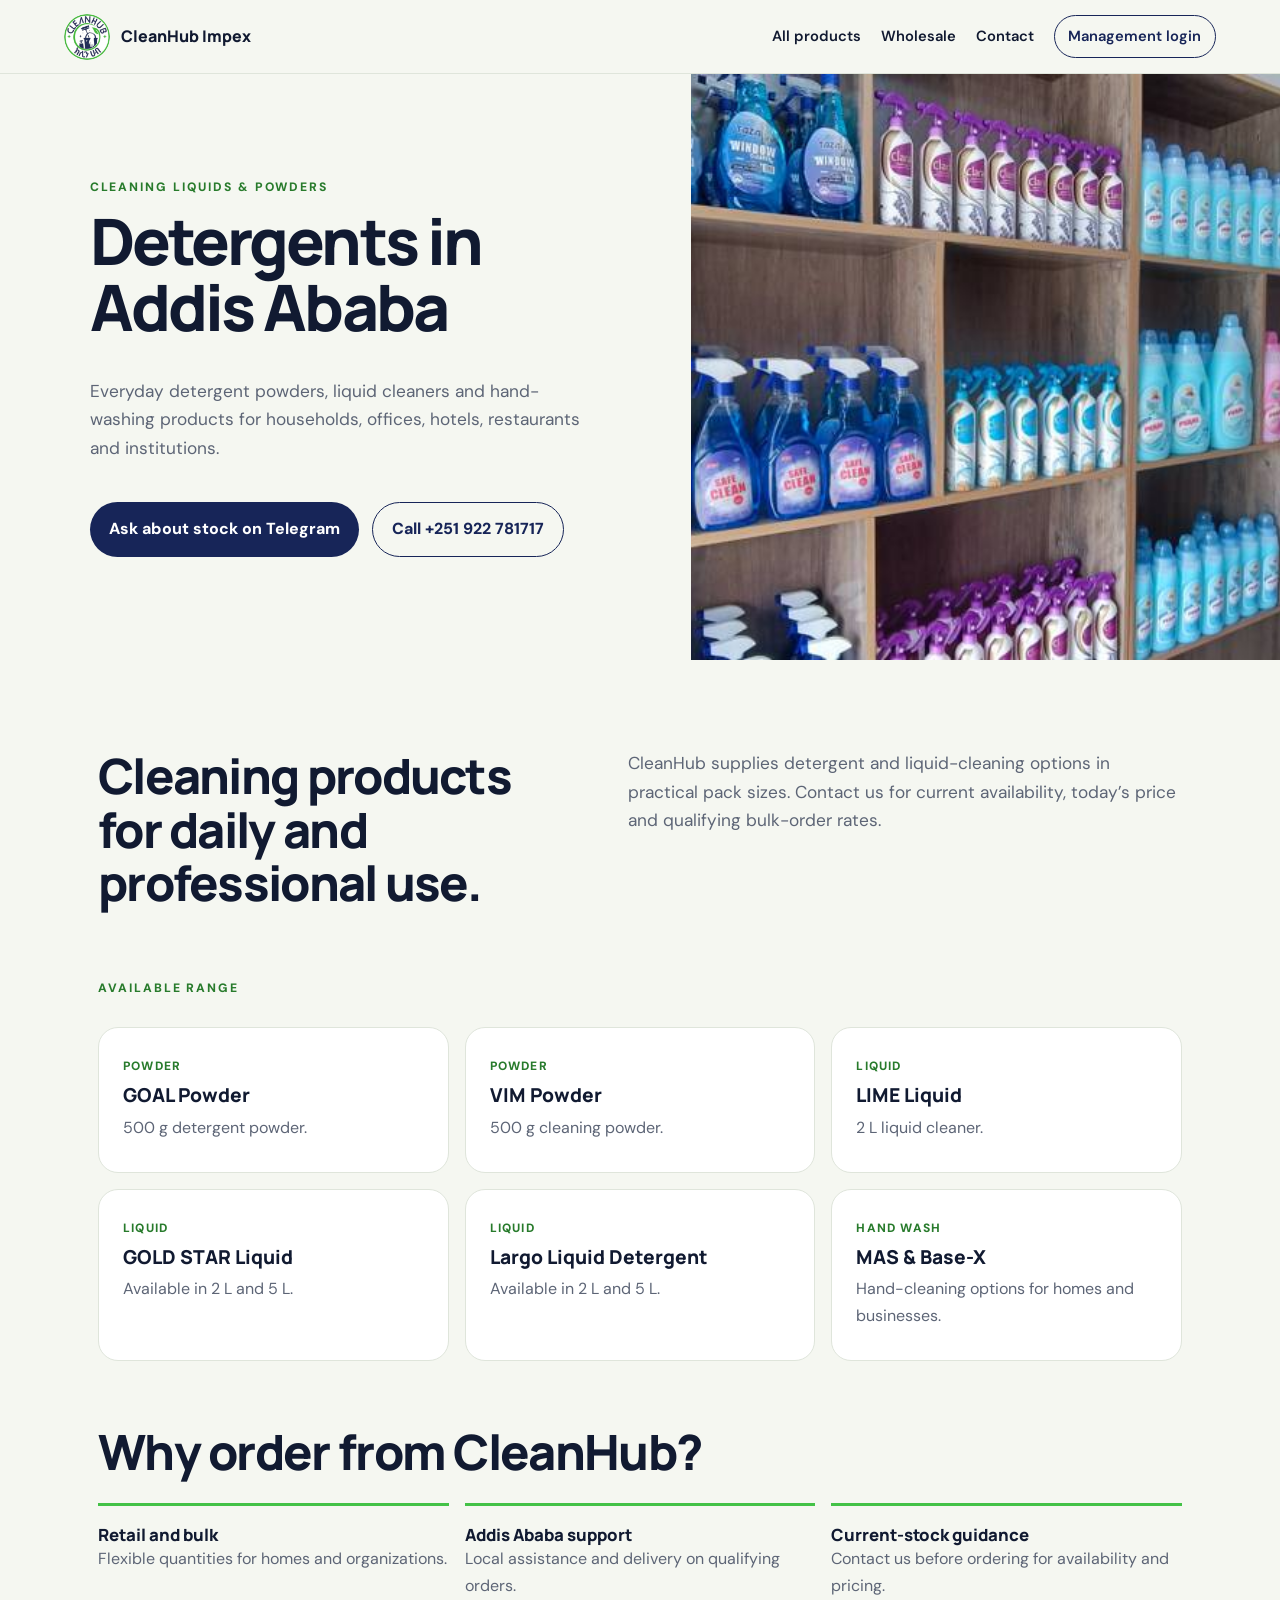
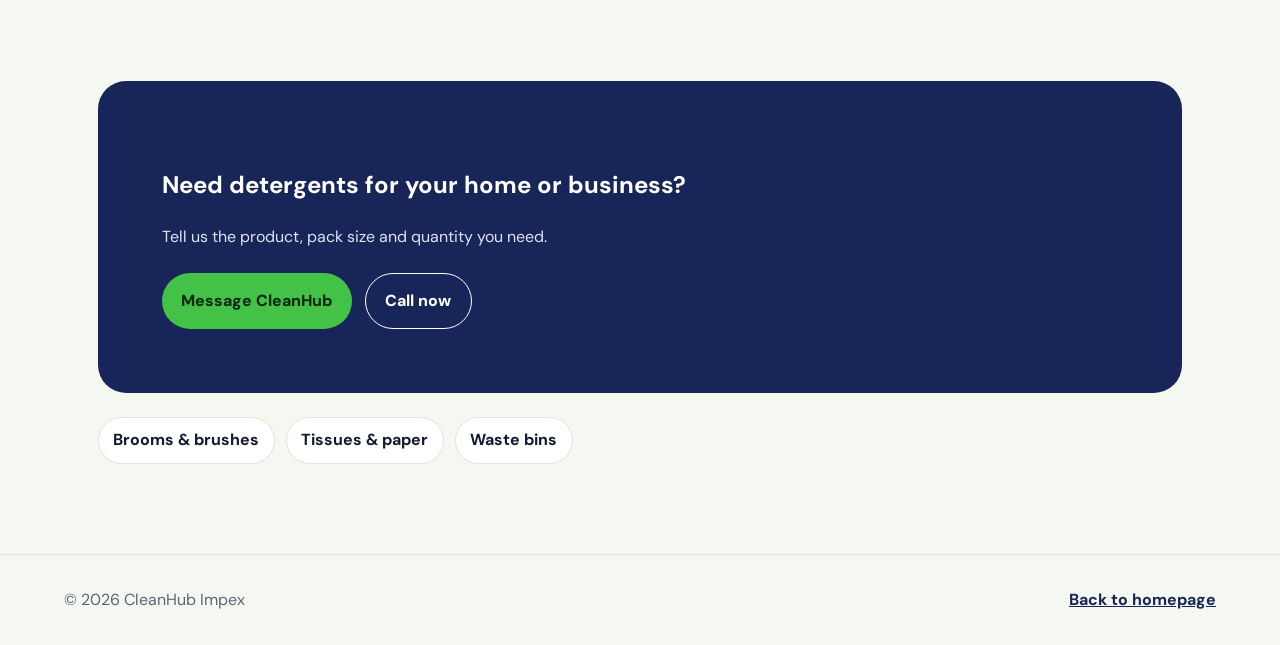
<file: detergents-addis-ababa.html>
<!doctype html><html lang="en"><head><meta charset="UTF-8"><meta name="viewport" content="width=device-width,initial-scale=1"><title>Detergents in Addis Ababa | CleanHub Impex</title><meta name="description" content="Shop detergent powders, liquid cleaners and hand wash in Addis Ababa from CleanHub Impex. Retail and bulk supply for homes and businesses."><meta name="robots" content="index,follow,max-image-preview:large"><meta name="theme-color" content="#172558"><meta property="og:type" content="website"><meta property="og:title" content="Detergents in Addis Ababa | CleanHub Impex"><meta property="og:description" content="Detergent powders, liquid cleaners and hand wash for homes and businesses in Addis Ababa."><meta property="og:url" content="https://cleanhubimpex.com/detergents-addis-ababa.html"><meta property="og:image" content="https://cleanhubimpex.com/assets/cleaners.jpg"><meta property="og:image:alt" content="Detergents and liquid cleaners available from CleanHub"><meta name="twitter:card" content="summary_large_image"><link rel="canonical" href="https://cleanhubimpex.com/detergents-addis-ababa.html"><link rel="icon" href="/assets/favicon-96.png" type="image/png" sizes="96x96"><link rel="apple-touch-icon" href="/assets/icon-192.png"><link rel="stylesheet" href="https://fonts.googleapis.com/css2?family=DM+Sans:wght@400;600;700&family=Manrope:wght@700;800&display=swap"><link rel="stylesheet" href="seo-pages.css"><script type="application/ld+json">{"@context":"https://schema.org","@graph":[{"@type":"CollectionPage","name":"Detergents in Addis Ababa","url":"https://cleanhubimpex.com/detergents-addis-ababa.html","isPartOf":{"@id":"https://cleanhubimpex.com/#store"},"about":{"@type":"ProductGroup","name":"Detergents and liquid cleaning products"}},{"@type":"BreadcrumbList","itemListElement":[{"@type":"ListItem","position":1,"name":"Home","item":"https://cleanhubimpex.com/"},{"@type":"ListItem","position":2,"name":"Detergents in Addis Ababa","item":"https://cleanhubimpex.com/detergents-addis-ababa.html"}]}]}</script></head><body><a class="skip-link" href="#content">Skip to content</a>
<header class="seo-header"><a class="seo-brand" href="/"><img src="assets/cleanhub-logo.jpg" alt="CleanHub logo"><span>CleanHub Impex</span></a><nav class="seo-nav" aria-label="Main navigation"><a href="/#products">All products</a><a href="wholesale-cleaning-supplies-addis-ababa.html">Wholesale</a><a href="/#contact">Contact</a><a class="portal" href="https://app.cleanhubimpex.com">Management login</a></nav></header>
<main id="content"><section class="seo-hero"><div class="seo-hero-copy"><span class="seo-kicker">Cleaning liquids & powders</span><h1>Detergents in Addis Ababa</h1><p>Everyday detergent powders, liquid cleaners and hand-washing products for households, offices, hotels, restaurants and institutions.</p><div class="seo-actions"><a class="seo-button" href="https://t.me/CLEANHUBGO">Ask about stock on Telegram</a><a class="seo-button secondary" href="tel:+251922781717">Call +251 922 781717</a></div></div><div class="seo-hero-media"><img src="assets/cleaners.jpg" alt="Detergents and liquid cleaners available from CleanHub in Addis Ababa"></div></section>
<div class="seo-main"><section class="seo-intro"><h2>Cleaning products for daily and professional use.</h2><p>CleanHub supplies detergent and liquid-cleaning options in practical pack sizes. Contact us for current availability, today’s price and qualifying bulk-order rates.</p></section><section class="seo-section"><span class="seo-kicker">Available range</span><div class="seo-grid"><article class="seo-card"><span class="tag">Powder</span><h3>GOAL Powder</h3><p>500 g detergent powder.</p></article><article class="seo-card"><span class="tag">Powder</span><h3>VIM Powder</h3><p>500 g cleaning powder.</p></article><article class="seo-card"><span class="tag">Liquid</span><h3>LIME Liquid</h3><p>2 L liquid cleaner.</p></article><article class="seo-card"><span class="tag">Liquid</span><h3>GOLD STAR Liquid</h3><p>Available in 2 L and 5 L.</p></article><article class="seo-card"><span class="tag">Liquid</span><h3>Largo Liquid Detergent</h3><p>Available in 2 L and 5 L.</p></article><article class="seo-card"><span class="tag">Hand wash</span><h3>MAS & Base-X</h3><p>Hand-cleaning options for homes and businesses.</p></article></div></section><section class="seo-section"><h2>Why order from CleanHub?</h2><div class="seo-benefits"><div class="seo-benefit"><strong>Retail and bulk</strong><span>Flexible quantities for homes and organizations.</span></div><div class="seo-benefit"><strong>Addis Ababa support</strong><span>Local assistance and delivery on qualifying orders.</span></div><div class="seo-benefit"><strong>Current-stock guidance</strong><span>Contact us before ordering for availability and pricing.</span></div></div></section><section class="seo-cta"><h2>Need detergents for your home or business?</h2><p>Tell us the product, pack size and quantity you need.</p><div class="seo-actions"><a class="seo-button" href="https://t.me/CLEANHUBGO">Message CleanHub</a><a class="seo-button secondary" href="tel:+251922781717">Call now</a></div></section><nav class="seo-links" aria-label="Other categories"><a href="brooms-brushes-addis-ababa.html">Brooms & brushes</a><a href="tissues-paper-addis-ababa.html">Tissues & paper</a><a href="waste-bins-addis-ababa.html">Waste bins</a></nav></div></main><footer class="seo-footer"><span>© 2026 CleanHub Impex</span><a href="/">Back to homepage</a></footer></body></html>
</file>
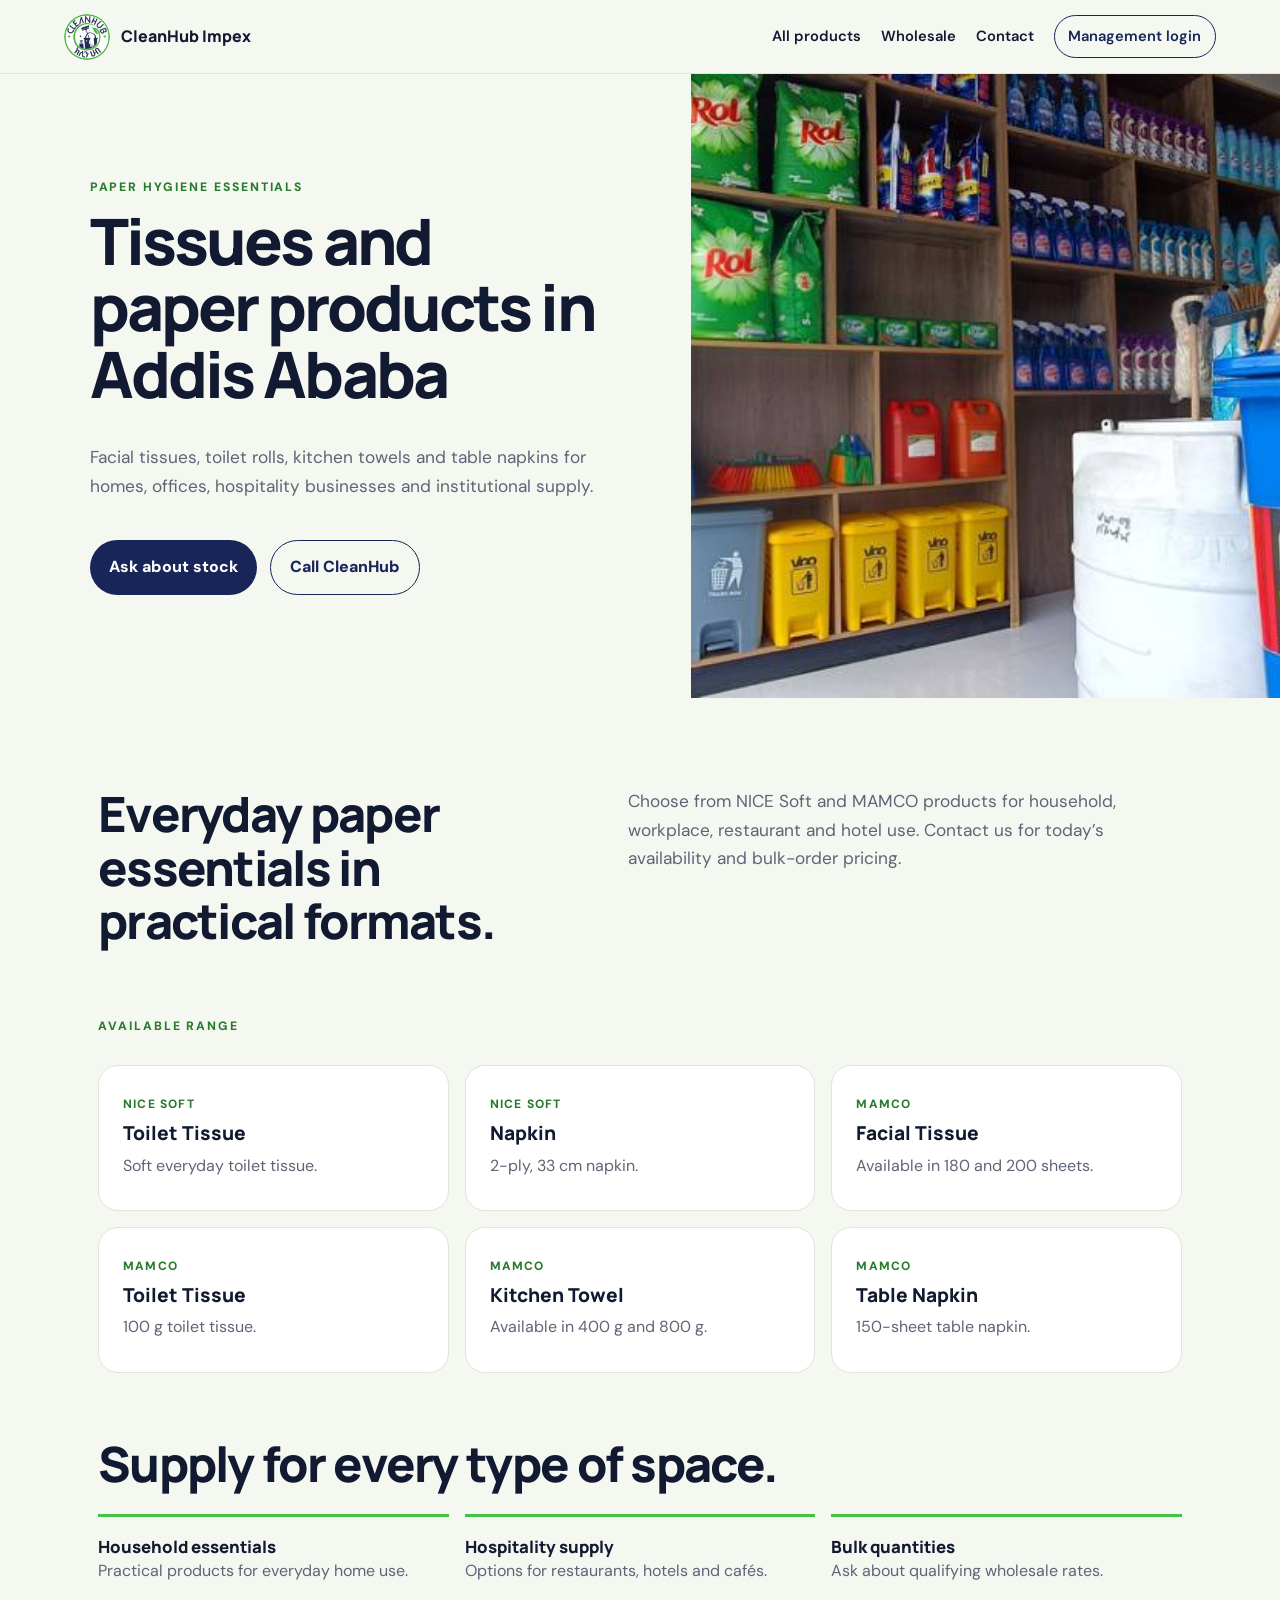
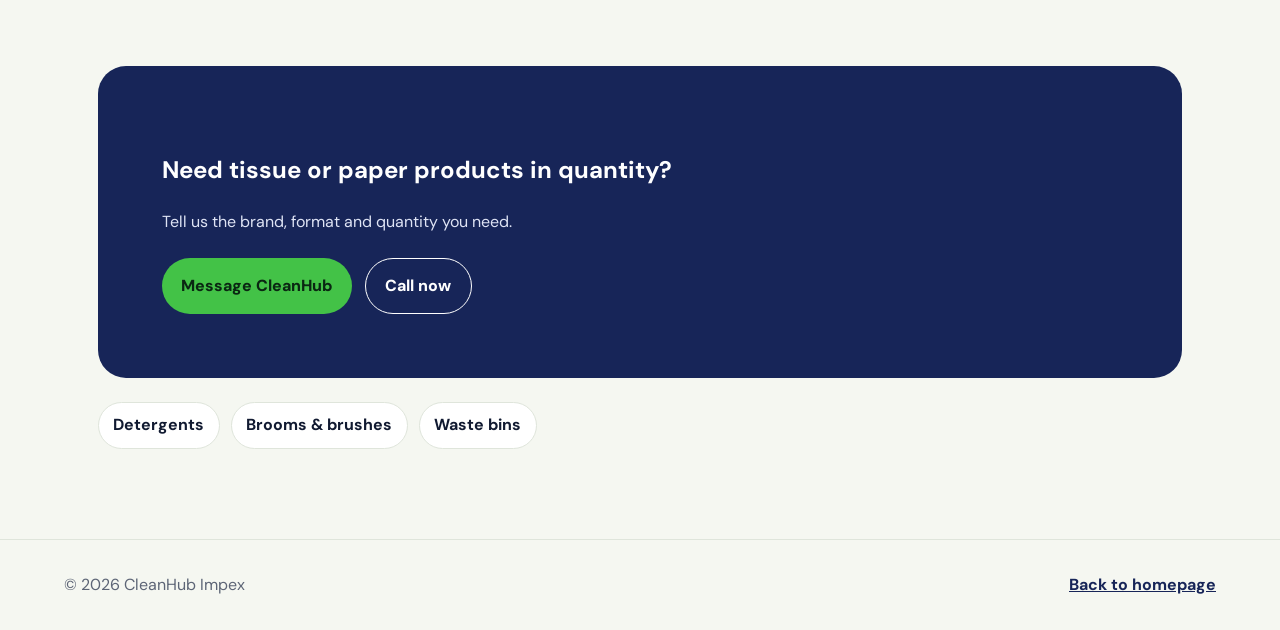
<file: tissues-paper-addis-ababa.html>
<!doctype html><html lang="en"><head><meta charset="UTF-8"><meta name="viewport" content="width=device-width,initial-scale=1"><title>Tissues & Paper Products in Addis Ababa | CleanHub</title><meta name="description" content="Shop facial tissue, toilet tissue, kitchen towels and table napkins in Addis Ababa. Retail and bulk paper-product supply from CleanHub Impex."><meta name="robots" content="index,follow,max-image-preview:large"><meta name="theme-color" content="#172558"><meta property="og:type" content="website"><meta property="og:title" content="Tissues & Paper Products in Addis Ababa | CleanHub"><meta property="og:description" content="Facial tissue, toilet tissue, kitchen towels and napkins for retail and bulk orders."><meta property="og:url" content="https://cleanhubimpex.com/tissues-paper-addis-ababa.html"><meta property="og:image" content="https://cleanhubimpex.com/assets/cleaning-products.jpg"><meta property="og:image:alt" content="Tissues and paper hygiene products available from CleanHub"><meta name="twitter:card" content="summary_large_image"><link rel="canonical" href="https://cleanhubimpex.com/tissues-paper-addis-ababa.html"><link rel="icon" href="/assets/favicon-96.png" type="image/png" sizes="96x96"><link rel="apple-touch-icon" href="/assets/icon-192.png"><link rel="stylesheet" href="https://fonts.googleapis.com/css2?family=DM+Sans:wght@400;600;700&family=Manrope:wght@700;800&display=swap"><link rel="stylesheet" href="seo-pages.css"><script type="application/ld+json">{"@context":"https://schema.org","@graph":[{"@type":"CollectionPage","name":"Tissues and Paper Products in Addis Ababa","url":"https://cleanhubimpex.com/tissues-paper-addis-ababa.html","isPartOf":{"@id":"https://cleanhubimpex.com/#store"},"about":{"@type":"ProductGroup","name":"Tissues and paper hygiene products"}},{"@type":"BreadcrumbList","itemListElement":[{"@type":"ListItem","position":1,"name":"Home","item":"https://cleanhubimpex.com/"},{"@type":"ListItem","position":2,"name":"Tissues and Paper Products in Addis Ababa","item":"https://cleanhubimpex.com/tissues-paper-addis-ababa.html"}]}]}</script></head><body><a class="skip-link" href="#content">Skip to content</a>
<header class="seo-header"><a class="seo-brand" href="/"><img src="assets/cleanhub-logo.jpg" alt="CleanHub logo"><span>CleanHub Impex</span></a><nav class="seo-nav" aria-label="Main navigation"><a href="/#products">All products</a><a href="wholesale-cleaning-supplies-addis-ababa.html">Wholesale</a><a href="/#contact">Contact</a><a class="portal" href="https://app.cleanhubimpex.com">Management login</a></nav></header>
<main id="content"><section class="seo-hero"><div class="seo-hero-copy"><span class="seo-kicker">Paper hygiene essentials</span><h1>Tissues and paper products in Addis Ababa</h1><p>Facial tissues, toilet rolls, kitchen towels and table napkins for homes, offices, hospitality businesses and institutional supply.</p><div class="seo-actions"><a class="seo-button" href="https://t.me/CLEANHUBGO">Ask about stock</a><a class="seo-button secondary" href="tel:+251922781717">Call CleanHub</a></div></div><div class="seo-hero-media"><img src="assets/shop-shelves.jpg" alt="Tissues and cleaning products on CleanHub shelves in Addis Ababa"></div></section>
<div class="seo-main"><section class="seo-intro"><h2>Everyday paper essentials in practical formats.</h2><p>Choose from NICE Soft and MAMCO products for household, workplace, restaurant and hotel use. Contact us for today’s availability and bulk-order pricing.</p></section><section class="seo-section"><span class="seo-kicker">Available range</span><div class="seo-grid"><article class="seo-card"><span class="tag">NICE Soft</span><h3>Toilet Tissue</h3><p>Soft everyday toilet tissue.</p></article><article class="seo-card"><span class="tag">NICE Soft</span><h3>Napkin</h3><p>2-ply, 33 cm napkin.</p></article><article class="seo-card"><span class="tag">MAMCO</span><h3>Facial Tissue</h3><p>Available in 180 and 200 sheets.</p></article><article class="seo-card"><span class="tag">MAMCO</span><h3>Toilet Tissue</h3><p>100 g toilet tissue.</p></article><article class="seo-card"><span class="tag">MAMCO</span><h3>Kitchen Towel</h3><p>Available in 400 g and 800 g.</p></article><article class="seo-card"><span class="tag">MAMCO</span><h3>Table Napkin</h3><p>150-sheet table napkin.</p></article></div></section><section class="seo-section"><h2>Supply for every type of space.</h2><div class="seo-benefits"><div class="seo-benefit"><strong>Household essentials</strong><span>Practical products for everyday home use.</span></div><div class="seo-benefit"><strong>Hospitality supply</strong><span>Options for restaurants, hotels and cafés.</span></div><div class="seo-benefit"><strong>Bulk quantities</strong><span>Ask about qualifying wholesale rates.</span></div></div></section><section class="seo-cta"><h2>Need tissue or paper products in quantity?</h2><p>Tell us the brand, format and quantity you need.</p><div class="seo-actions"><a class="seo-button" href="https://t.me/CLEANHUBGO">Message CleanHub</a><a class="seo-button secondary" href="tel:+251922781717">Call now</a></div></section><nav class="seo-links" aria-label="Other categories"><a href="detergents-addis-ababa.html">Detergents</a><a href="brooms-brushes-addis-ababa.html">Brooms & brushes</a><a href="waste-bins-addis-ababa.html">Waste bins</a></nav></div></main><footer class="seo-footer"><span>© 2026 CleanHub Impex</span><a href="/">Back to homepage</a></footer></body></html>
</file>
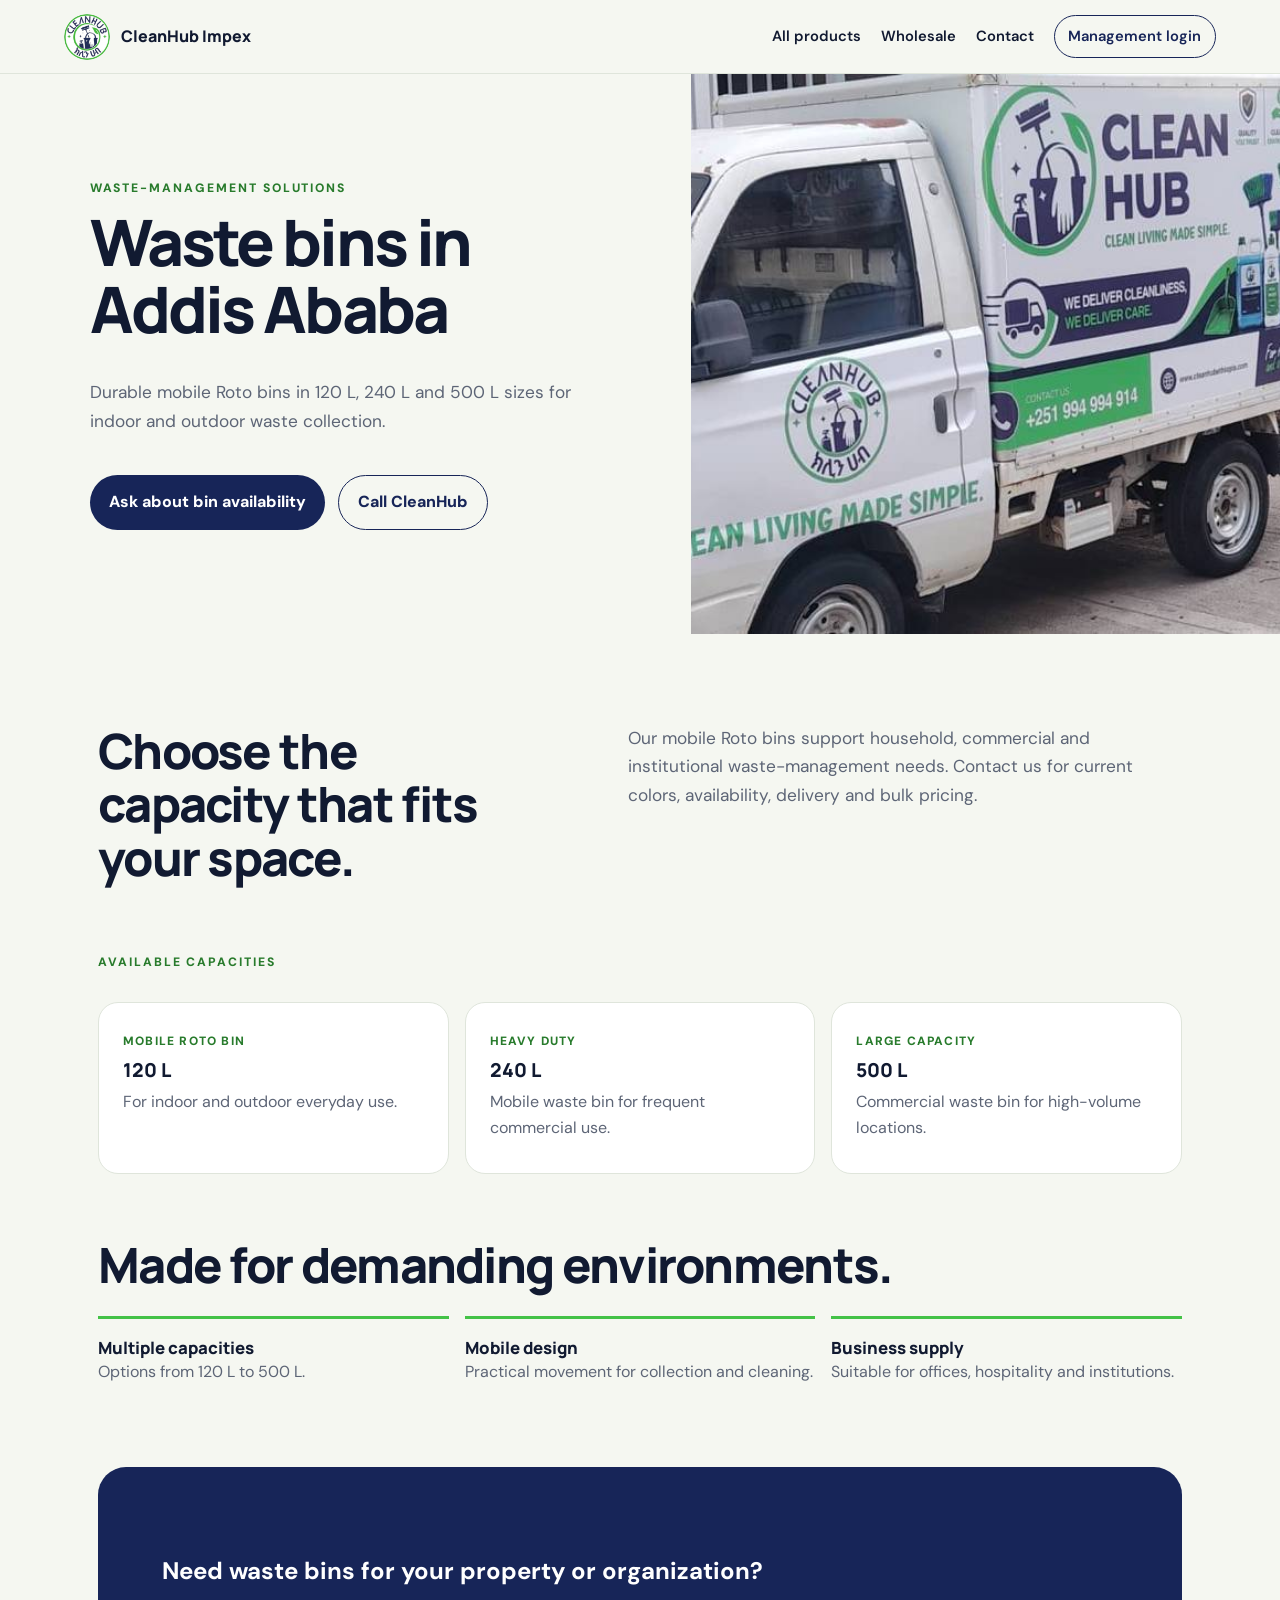
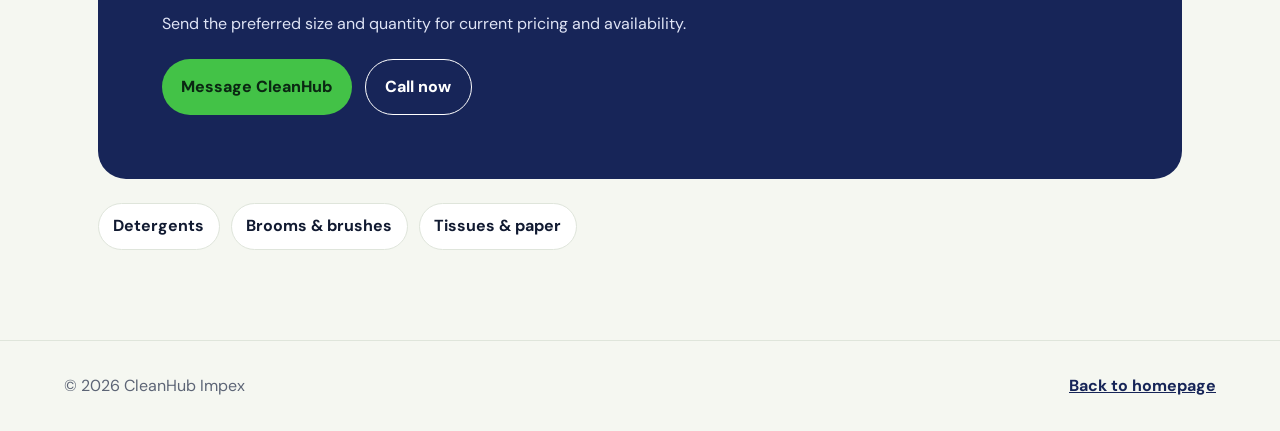
<file: waste-bins-addis-ababa.html>
<!doctype html><html lang="en"><head><meta charset="UTF-8"><meta name="viewport" content="width=device-width,initial-scale=1"><title>Waste Bins in Addis Ababa | 120L–500L Roto Bins</title><meta name="description" content="Shop durable 120 L, 240 L and 500 L mobile Roto waste bins in Addis Ababa from CleanHub Impex for homes, businesses and institutions."><meta name="robots" content="index,follow,max-image-preview:large"><meta name="theme-color" content="#172558"><meta property="og:type" content="website"><meta property="og:title" content="Waste Bins in Addis Ababa | 120L–500L Roto Bins"><meta property="og:description" content="Durable mobile Roto waste bins for homes, businesses and institutions in Addis Ababa."><meta property="og:url" content="https://cleanhubimpex.com/waste-bins-addis-ababa.html"><meta property="og:image" content="https://cleanhubimpex.com/assets/in-store.jpg"><meta property="og:image:alt" content="Cleaning and waste-management products at CleanHub"><meta name="twitter:card" content="summary_large_image"><link rel="canonical" href="https://cleanhubimpex.com/waste-bins-addis-ababa.html"><link rel="icon" href="/assets/favicon-96.png" type="image/png" sizes="96x96"><link rel="apple-touch-icon" href="/assets/icon-192.png"><link rel="stylesheet" href="https://fonts.googleapis.com/css2?family=DM+Sans:wght@400;600;700&family=Manrope:wght@700;800&display=swap"><link rel="stylesheet" href="seo-pages.css"><script type="application/ld+json">{"@context":"https://schema.org","@graph":[{"@type":"CollectionPage","name":"Waste Bins in Addis Ababa","url":"https://cleanhubimpex.com/waste-bins-addis-ababa.html","isPartOf":{"@id":"https://cleanhubimpex.com/#store"},"about":{"@type":"ProductGroup","name":"Mobile Roto waste bins"}},{"@type":"BreadcrumbList","itemListElement":[{"@type":"ListItem","position":1,"name":"Home","item":"https://cleanhubimpex.com/"},{"@type":"ListItem","position":2,"name":"Waste Bins in Addis Ababa","item":"https://cleanhubimpex.com/waste-bins-addis-ababa.html"}]}]}</script></head><body><a class="skip-link" href="#content">Skip to content</a>
<header class="seo-header"><a class="seo-brand" href="/"><img src="assets/cleanhub-logo.jpg" alt="CleanHub logo"><span>CleanHub Impex</span></a><nav class="seo-nav" aria-label="Main navigation"><a href="/#products">All products</a><a href="wholesale-cleaning-supplies-addis-ababa.html">Wholesale</a><a href="/#contact">Contact</a><a class="portal" href="https://app.cleanhubimpex.com">Management login</a></nav></header>
<main id="content"><section class="seo-hero"><div class="seo-hero-copy"><span class="seo-kicker">Waste-management solutions</span><h1>Waste bins in Addis Ababa</h1><p>Durable mobile Roto bins in 120 L, 240 L and 500 L sizes for indoor and outdoor waste collection.</p><div class="seo-actions"><a class="seo-button" href="https://t.me/CLEANHUBGO">Ask about bin availability</a><a class="seo-button secondary" href="tel:+251922781717">Call CleanHub</a></div></div><div class="seo-hero-media"><img src="assets/delivery-truck.jpg" alt="CleanHub delivery support for waste bins and cleaning supplies in Addis Ababa"></div></section>
<div class="seo-main"><section class="seo-intro"><h2>Choose the capacity that fits your space.</h2><p>Our mobile Roto bins support household, commercial and institutional waste-management needs. Contact us for current colors, availability, delivery and bulk pricing.</p></section><section class="seo-section"><span class="seo-kicker">Available capacities</span><div class="seo-grid"><article class="seo-card"><span class="tag">Mobile Roto bin</span><h3>120 L</h3><p>For indoor and outdoor everyday use.</p></article><article class="seo-card"><span class="tag">Heavy duty</span><h3>240 L</h3><p>Mobile waste bin for frequent commercial use.</p></article><article class="seo-card"><span class="tag">Large capacity</span><h3>500 L</h3><p>Commercial waste bin for high-volume locations.</p></article></div></section><section class="seo-section"><h2>Made for demanding environments.</h2><div class="seo-benefits"><div class="seo-benefit"><strong>Multiple capacities</strong><span>Options from 120 L to 500 L.</span></div><div class="seo-benefit"><strong>Mobile design</strong><span>Practical movement for collection and cleaning.</span></div><div class="seo-benefit"><strong>Business supply</strong><span>Suitable for offices, hospitality and institutions.</span></div></div></section><section class="seo-cta"><h2>Need waste bins for your property or organization?</h2><p>Send the preferred size and quantity for current pricing and availability.</p><div class="seo-actions"><a class="seo-button" href="https://t.me/CLEANHUBGO">Message CleanHub</a><a class="seo-button secondary" href="tel:+251922781717">Call now</a></div></section><nav class="seo-links" aria-label="Other categories"><a href="detergents-addis-ababa.html">Detergents</a><a href="brooms-brushes-addis-ababa.html">Brooms & brushes</a><a href="tissues-paper-addis-ababa.html">Tissues & paper</a></nav></div></main><footer class="seo-footer"><span>© 2026 CleanHub Impex</span><a href="/">Back to homepage</a></footer></body></html>
</file>
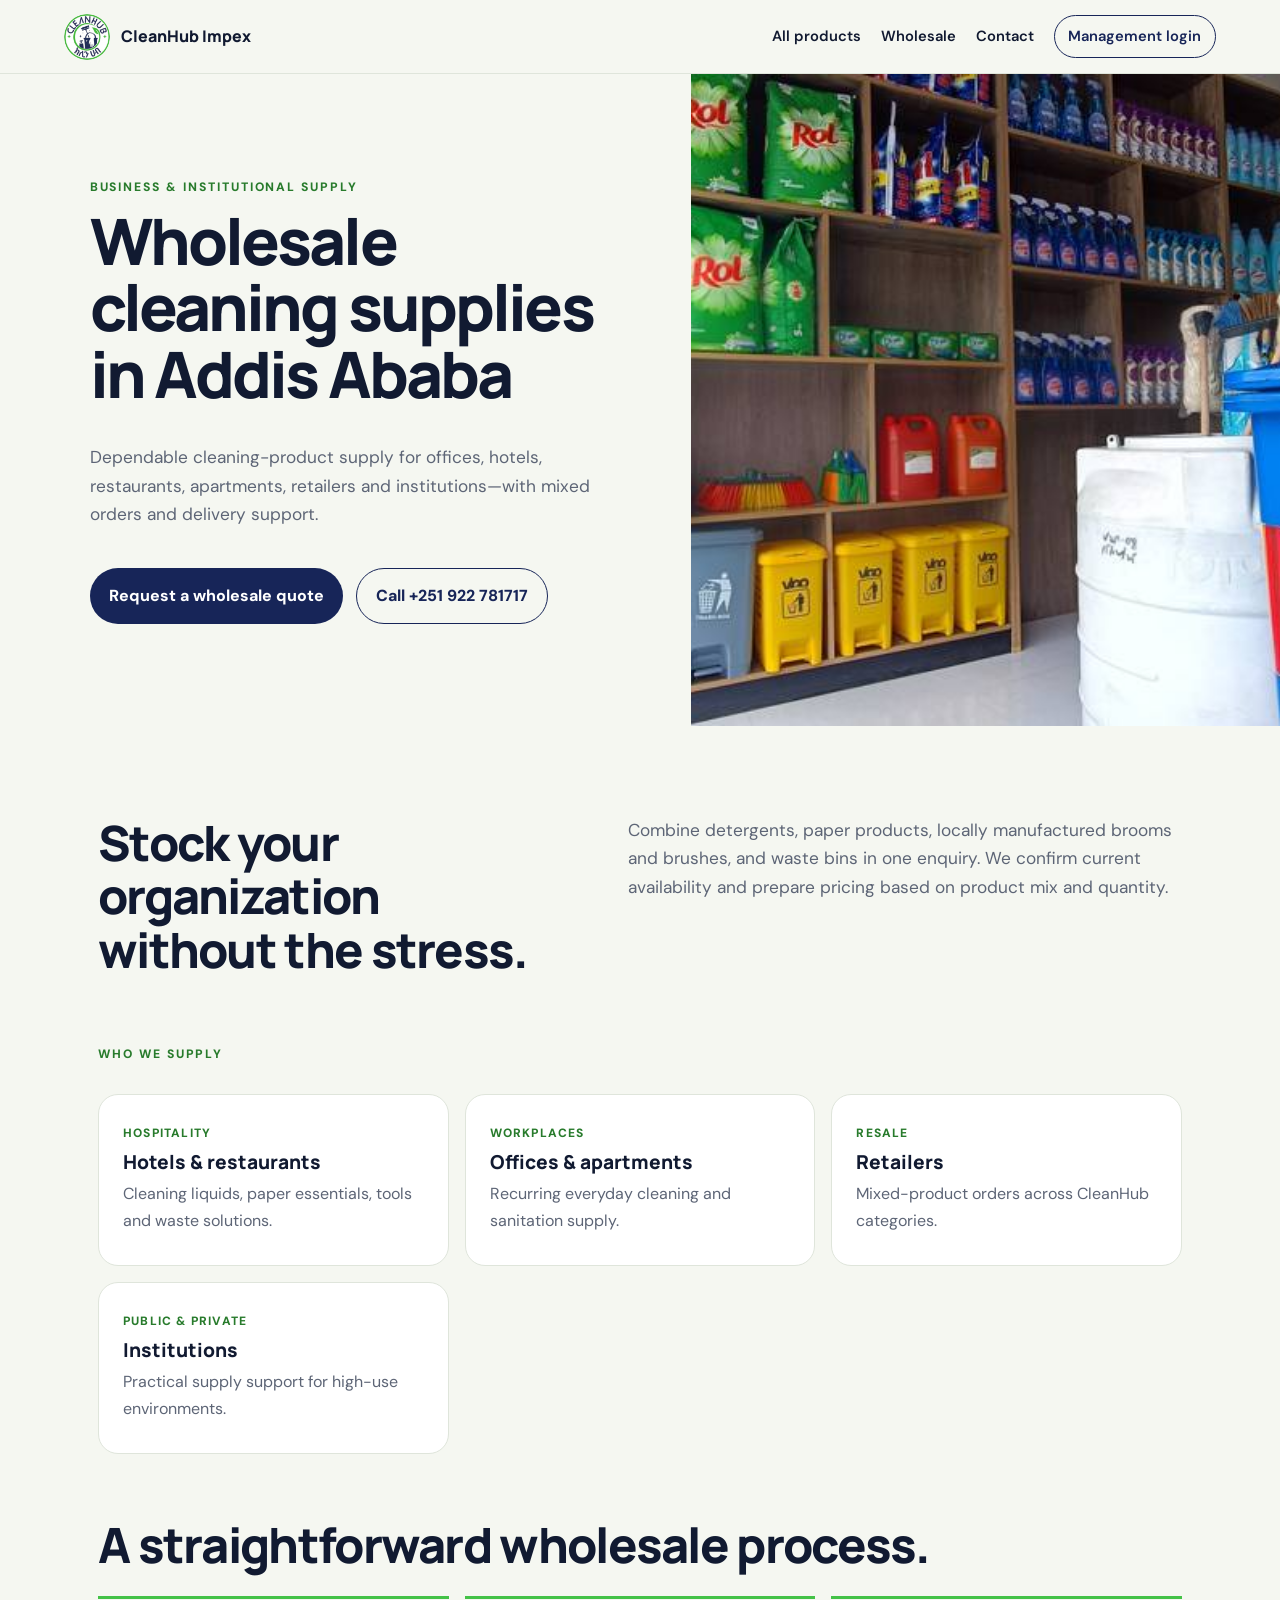
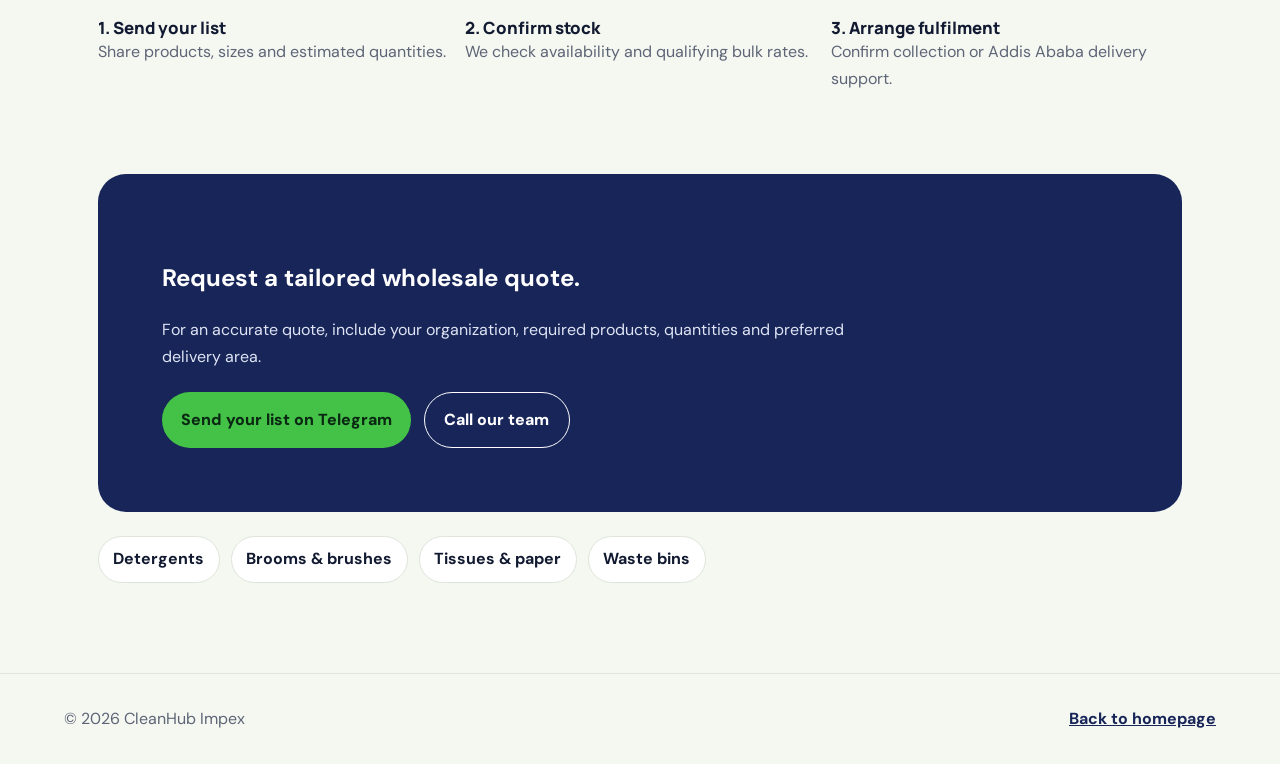
<file: wholesale-cleaning-supplies-addis-ababa.html>
<!doctype html><html lang="en"><head><meta charset="UTF-8"><meta name="viewport" content="width=device-width,initial-scale=1"><title>Wholesale Cleaning Supplies in Addis Ababa | CleanHub</title><meta name="description" content="Wholesale cleaning supplies in Addis Ababa for offices, hotels, restaurants, retailers and institutions. Mixed orders and delivery support from CleanHub Impex."><meta name="robots" content="index,follow,max-image-preview:large"><meta name="theme-color" content="#172558"><meta property="og:type" content="website"><meta property="og:title" content="Wholesale Cleaning Supplies in Addis Ababa | CleanHub"><meta property="og:description" content="Cleaning supplies for offices, hotels, restaurants, retailers and institutions in Addis Ababa."><meta property="og:url" content="https://cleanhubimpex.com/wholesale-cleaning-supplies-addis-ababa.html"><meta property="og:image" content="https://cleanhubimpex.com/assets/delivery-truck.jpg"><meta property="og:image:alt" content="CleanHub wholesale cleaning-supply delivery in Addis Ababa"><meta name="twitter:card" content="summary_large_image"><link rel="canonical" href="https://cleanhubimpex.com/wholesale-cleaning-supplies-addis-ababa.html"><link rel="icon" href="/assets/favicon-96.png" type="image/png" sizes="96x96"><link rel="apple-touch-icon" href="/assets/icon-192.png"><link rel="stylesheet" href="https://fonts.googleapis.com/css2?family=DM+Sans:wght@400;600;700&family=Manrope:wght@700;800&display=swap"><link rel="stylesheet" href="seo-pages.css"><script type="application/ld+json">{"@context":"https://schema.org","@graph":[{"@type":"Service","name":"Wholesale cleaning supplies in Addis Ababa","provider":{"@id":"https://cleanhubimpex.com/#store"},"areaServed":{"@type":"City","name":"Addis Ababa"},"url":"https://cleanhubimpex.com/wholesale-cleaning-supplies-addis-ababa.html"},{"@type":"BreadcrumbList","itemListElement":[{"@type":"ListItem","position":1,"name":"Home","item":"https://cleanhubimpex.com/"},{"@type":"ListItem","position":2,"name":"Wholesale Cleaning Supplies in Addis Ababa","item":"https://cleanhubimpex.com/wholesale-cleaning-supplies-addis-ababa.html"}]}]}</script></head><body><a class="skip-link" href="#content">Skip to content</a>
<header class="seo-header"><a class="seo-brand" href="/"><img src="assets/cleanhub-logo.jpg" alt="CleanHub logo"><span>CleanHub Impex</span></a><nav class="seo-nav" aria-label="Main navigation"><a href="/#products">All products</a><a href="wholesale-cleaning-supplies-addis-ababa.html" aria-current="page">Wholesale</a><a href="/#contact">Contact</a><a class="portal" href="https://app.cleanhubimpex.com">Management login</a></nav></header>
<main id="content"><section class="seo-hero"><div class="seo-hero-copy"><span class="seo-kicker">Business & institutional supply</span><h1>Wholesale cleaning supplies in Addis Ababa</h1><p>Dependable cleaning-product supply for offices, hotels, restaurants, apartments, retailers and institutions—with mixed orders and delivery support.</p><div class="seo-actions"><a class="seo-button" href="https://t.me/CLEANHUBGO">Request a wholesale quote</a><a class="seo-button secondary" href="tel:+251922781717">Call +251 922 781717</a></div></div><div class="seo-hero-media"><img src="assets/shopfront.jpg" alt="CleanHub cleaning-supplies shop serving wholesale customers in Addis Ababa"></div></section>
<div class="seo-main"><section class="seo-intro"><h2>Stock your organization without the stress.</h2><p>Combine detergents, paper products, locally manufactured brooms and brushes, and waste bins in one enquiry. We confirm current availability and prepare pricing based on product mix and quantity.</p></section><section class="seo-section"><span class="seo-kicker">Who we supply</span><div class="seo-grid"><article class="seo-card"><span class="tag">Hospitality</span><h3>Hotels & restaurants</h3><p>Cleaning liquids, paper essentials, tools and waste solutions.</p></article><article class="seo-card"><span class="tag">Workplaces</span><h3>Offices & apartments</h3><p>Recurring everyday cleaning and sanitation supply.</p></article><article class="seo-card"><span class="tag">Resale</span><h3>Retailers</h3><p>Mixed-product orders across CleanHub categories.</p></article><article class="seo-card"><span class="tag">Public & private</span><h3>Institutions</h3><p>Practical supply support for high-use environments.</p></article></div></section><section class="seo-section"><h2>A straightforward wholesale process.</h2><div class="seo-benefits"><div class="seo-benefit"><strong>1. Send your list</strong><span>Share products, sizes and estimated quantities.</span></div><div class="seo-benefit"><strong>2. Confirm stock</strong><span>We check availability and qualifying bulk rates.</span></div><div class="seo-benefit"><strong>3. Arrange fulfilment</strong><span>Confirm collection or Addis Ababa delivery support.</span></div></div></section><section class="seo-cta"><h2>Request a tailored wholesale quote.</h2><p>For an accurate quote, include your organization, required products, quantities and preferred delivery area.</p><div class="seo-actions"><a class="seo-button" href="https://t.me/CLEANHUBGO">Send your list on Telegram</a><a class="seo-button secondary" href="tel:+251922781717">Call our team</a></div></section><nav class="seo-links" aria-label="Product categories"><a href="detergents-addis-ababa.html">Detergents</a><a href="brooms-brushes-addis-ababa.html">Brooms & brushes</a><a href="tissues-paper-addis-ababa.html">Tissues & paper</a><a href="waste-bins-addis-ababa.html">Waste bins</a></nav></div></main><footer class="seo-footer"><span>© 2026 CleanHub Impex</span><a href="/">Back to homepage</a></footer></body></html>
</file>
<file: styles.css>
:root{--green:#39bd42;--green-dark:#17952d;--navy:#172558;--ink:#121a31;--cream:#f5f7f1;--line:#dfe5dc;--white:#fff;--radius:24px}*{box-sizing:border-box}html{scroll-behavior:smooth}body{margin:0;background:var(--cream);color:var(--ink);font-family:"DM Sans","Noto Sans Ethiopic",sans-serif}a{color:inherit;text-decoration:none}img{display:block;max-width:100%}.announcement{background:var(--navy);color:#fff;text-align:center;padding:8px 20px;font-size:12px;letter-spacing:.06em}.site-header{height:90px;display:flex;align-items:center;padding:0 clamp(24px,5vw,80px);border-bottom:1px solid var(--line);background:rgba(245,247,241,.9);backdrop-filter:blur(18px);position:sticky;top:0;z-index:20}.brand{display:flex;align-items:center;gap:12px;font-family:Manrope,sans-serif;font-weight:800;font-size:20px}.brand img{width:52px;height:52px;border-radius:50%;object-fit:cover}.brand span{display:flex;flex-direction:column}.brand small{font:500 9px/1.4 "DM Sans",sans-serif;text-transform:uppercase;letter-spacing:.13em;color:#6b736c}.nav-links{display:flex;gap:30px;margin:auto;font-size:14px;font-weight:600}.nav-links a{position:relative}.nav-links a:after{content:"";position:absolute;left:0;bottom:-7px;width:0;height:2px;background:var(--green);transition:.25s}.nav-links a:hover:after{width:100%}.header-actions{display:flex;align-items:center;gap:10px}.language-button{border:1px solid var(--line);background:transparent;border-radius:99px;padding:10px 12px;font-weight:700;cursor:pointer}.button{display:inline-flex;align-items:center;justify-content:center;background:var(--green);color:#061b0b;padding:16px 24px;border-radius:99px;font-weight:800;transition:.25s;box-shadow:0 10px 25px rgba(57,189,66,.18)}.button:hover{transform:translateY(-2px);background:#55cf5c}.button-small{padding:11px 18px;font-size:13px}.menu-button{display:none}.hero{min-height:calc(100vh - 122px);display:grid;grid-template-columns:1.04fr .96fr;align-items:center;gap:7vw;padding:70px clamp(24px,7vw,110px);overflow:hidden}.eyebrow{margin:0 0 18px;color:var(--green-dark);text-transform:uppercase;font-weight:800;font-size:12px;letter-spacing:.16em}.hero h1,.section h2{font-family:Manrope,"Noto Sans Ethiopic",sans-serif;letter-spacing:-.055em;line-height:1.02}.hero h1{font-size:clamp(48px,6vw,84px);margin:0 0 28px;max-width:780px}.hero h1 em{font-style:normal;color:var(--green-dark)}.hero-text{font-size:18px;line-height:1.7;color:#606960;max-width:620px}.hero-actions{display:flex;align-items:center;gap:26px;margin:34px 0}.text-link{font-weight:800;border-bottom:1px solid #9aa29b;padding-bottom:4px}.text-link b{color:var(--green-dark);margin-left:7px}.trust-row{display:flex;gap:22px;flex-wrap:wrap;color:#58625b;font-size:13px}.trust-row b{color:var(--green-dark)}.hero-visual{position:relative;min-height:590px;display:grid;place-items:center}.hero-card{width:min(460px,78%);aspect-ratio:1;border-radius:50%;padding:22px;background:#fff;box-shadow:0 35px 90px rgba(23,37,88,.18);position:relative;z-index:2}.hero-card img{width:100%;height:100%;object-fit:cover;border-radius:50%}.orb{position:absolute;border-radius:50%}.orb-one{width:470px;height:470px;background:#bdeec0;right:-100px;top:0}.orb-two{width:270px;height:270px;background:var(--navy);left:0;bottom:10px}.floating-card{position:absolute;z-index:3;background:rgba(255,255,255,.94);border:1px solid #fff;border-radius:18px;padding:14px 18px;box-shadow:0 20px 50px rgba(23,37,88,.15);display:grid;grid-template-columns:auto 1fr;column-gap:10px}.floating-card span{grid-row:1/3;font-size:25px}.floating-card strong{font-size:13px}.floating-card small{color:#727a74}.card-top{right:0;top:95px}.card-bottom{left:5px;bottom:85px}.section{padding:110px clamp(24px,7vw,110px)}.section-heading{display:grid;grid-template-columns:1.5fr 1fr;gap:80px;align-items:end;margin-bottom:48px}.section h2{font-size:clamp(38px,4.4vw,62px);margin:0}.section-heading>p{color:#697269;line-height:1.7}.category-grid{display:grid;grid-template-columns:repeat(4,1fr);gap:15px}.category-card{min-height:390px;border-radius:var(--radius);padding:26px;display:flex;flex-direction:column;transition:.3s}.category-card:hover{transform:translateY(-7px)}.category-card>span{font-size:11px;opacity:.6;margin:24px 0 45px}.category-card h3{font:800 23px/1.2 Manrope,sans-serif;margin:0 0 12px}.category-card p{font-size:14px;line-height:1.65;opacity:.74}.category-card a{font-size:13px;font-weight:800;margin-top:auto}.category-icon{width:56px;height:56px;background:rgba(255,255,255,.66);display:grid;place-items:center;border-radius:17px;font-size:27px}.lime{background:#c7f1bb}.blue{background:#cbd7fb}.white{background:#fff;border:1px solid var(--line)}.dark{background:var(--navy);color:#fff}.wholesale{padding-top:40px}.wholesale-panel{background:var(--navy);color:#fff;border-radius:36px;padding:clamp(38px,6vw,80px);display:grid;grid-template-columns:1.2fr .8fr;gap:9vw;position:relative;overflow:hidden}.wholesale-panel:after{content:"";position:absolute;width:450px;height:450px;border:80px solid rgba(57,189,66,.13);border-radius:50%;right:-230px;bottom:-230px}.eyebrow.light{color:#76df78}.wholesale-copy>p:not(.eyebrow){color:#c0c6d5;line-height:1.7;max-width:610px}.wholesale-copy ul{padding:0;list-style:none;margin:30px 0}.wholesale-copy li{display:flex;gap:18px;padding:15px 0;border-bottom:1px solid rgba(255,255,255,.14)}.wholesale-copy li span{color:#68d86d;font-size:12px}.button-light{background:#fff;color:var(--navy);box-shadow:none}.wholesale-stats{display:grid;align-content:center;gap:15px;position:relative;z-index:1}.wholesale-stats div{background:rgba(255,255,255,.07);border:1px solid rgba(255,255,255,.1);padding:23px;border-radius:18px}.wholesale-stats strong{display:block;font:800 28px Manrope,sans-serif;color:#71df73}.wholesale-stats span{font-size:12px;color:#c7cbd5}.about{display:grid;grid-template-columns:.82fr 1.18fr;gap:9vw;align-items:center}.about-mark{background:#e0f4db;border-radius:34px;padding:10%;position:relative}.about-mark:before{content:"";position:absolute;inset:8%;border:1px solid rgba(23,37,88,.12);border-radius:50%}.about-mark img{border-radius:50%;position:relative}.about-copy>p{color:#687169;line-height:1.8}.about-copy blockquote{border-left:4px solid var(--green);margin:30px 0;padding:8px 0 8px 20px;font:700 20px Manrope,sans-serif;color:var(--navy)}.contact{background:#edf0e9}.contact-heading{max-width:720px;margin-bottom:48px}.contact-heading>p:last-child{color:#687169;line-height:1.7}.contact-grid{display:grid;grid-template-columns:repeat(3,1fr);gap:14px}.contact-card{background:#fff;border-radius:20px;padding:26px;min-height:250px;display:flex;flex-direction:column;transition:.25s}.contact-card:hover{background:var(--green);transform:translateY(-4px)}.contact-card>span{font-size:10px;letter-spacing:.12em;color:#707970}.contact-card div{margin-top:auto}.contact-card h3{font:800 22px Manrope,"Noto Sans Ethiopic",sans-serif;margin:0 0 8px}.contact-card p{font-size:13px;color:#707970}.contact-card>b{align-self:flex-end;font-size:20px}.contact-card:hover p,.contact-card:hover>span{color:#15351a}footer{padding:45px clamp(24px,7vw,110px);background:#fff;display:grid;grid-template-columns:1fr auto;align-items:center;gap:30px}.footer-brand{display:flex;align-items:center;gap:12px}.footer-brand img{width:50px;border-radius:50%}.footer-brand div{display:flex;flex-direction:column}.footer-brand span{font-size:11px;color:#737c74}.footer-links{display:flex;gap:24px;font-size:13px;font-weight:700}footer>p{grid-column:1/-1;border-top:1px solid var(--line);padding-top:20px;font-size:11px;color:#7e857f}.floating-call{position:fixed;right:22px;bottom:22px;width:54px;height:54px;background:var(--green);border-radius:50%;display:grid;place-items:center;font-size:22px;z-index:15;box-shadow:0 12px 30px rgba(23,149,45,.3)}.reveal{opacity:0;transform:translateY(22px);transition:opacity .7s ease,transform .7s ease}.reveal.visible{opacity:1;transform:none}@media(max-width:980px){.nav-links{position:absolute;top:90px;left:0;right:0;background:var(--cream);padding:25px;display:none;flex-direction:column;border-bottom:1px solid var(--line)}.nav-links.open{display:flex}.menu-button{display:flex;margin-left:auto;margin-right:12px;border:0;background:none;flex-direction:column;gap:4px}.menu-button span{width:22px;height:2px;background:var(--navy)}.hero{grid-template-columns:1fr}.hero-visual{min-height:500px}.category-grid{grid-template-columns:1fr 1fr}.contact-grid{grid-template-columns:1fr}.contact-card{min-height:190px}.wholesale-panel,.about{grid-template-columns:1fr}.about-mark{max-width:540px}.section-heading{grid-template-columns:1fr;gap:10px}}@media(max-width:600px){.site-header{height:76px;padding:0 18px}.brand img{width:43px;height:43px}.brand small{display:none}.header-actions .button{display:none}.nav-links{top:76px}.hero{padding:55px 22px}.hero h1{font-size:45px}.hero-visual{min-height:400px}.hero-card{width:75%}.orb-one{width:330px;height:330px}.orb-two{width:190px;height:190px}.floating-card{padding:11px}.card-top{top:40px}.card-bottom{bottom:30px}.section{padding:78px 22px}.category-grid{grid-template-columns:1fr}.category-card{min-height:320px}.category-card>span{margin-bottom:25px}.wholesale{padding-top:10px}.wholesale-panel{border-radius:25px;padding:35px 25px}.about{gap:45px}footer{grid-template-columns:1fr}.footer-links{flex-wrap:wrap}.trust-row{gap:10px 15px}.hero-actions{align-items:flex-start;flex-direction:column}.announcement{font-size:10px}}
</file>
<file: portal.css>
.portal-link {
  color: var(--navy);
  font-size: 12px;
  font-weight: 800;
  padding: 10px 4px;
  white-space: nowrap;
}

.portal-link:hover { color: var(--green-dark); }

@media (max-width: 600px) {
  .portal-link { font-size: 10px; }
}
</file>
<file: gallery.css>
.hero-card {
  aspect-ratio: 4 / 5;
  border-radius: 36px;
  padding: 10px;
  transform: rotate(2deg);
}

.hero-card img { border-radius: 28px; }

.shop-gallery { padding-top: 40px; }

.photo-grid {
  display: grid;
  grid-template-columns: 1.35fr 1fr 1fr;
  grid-template-rows: repeat(2, 270px);
  gap: 14px;
}

.photo-grid figure {
  background: var(--navy);
  border-radius: 22px;
  margin: 0;
  overflow: hidden;
  position: relative;
}

.photo-grid .photo-large { grid-row: 1 / 3; }
.photo-grid .photo-wide { grid-column: 2 / 4; }

.photo-grid img {
  height: 100%;
  object-fit: cover;
  transition: transform .6s ease;
  width: 100%;
}

.photo-grid figure:hover img { transform: scale(1.04); }

.photo-grid figure::after {
  background: linear-gradient(transparent 45%, rgba(7, 15, 40, .72));
  content: "";
  inset: 0;
  pointer-events: none;
  position: absolute;
}

.photo-grid figcaption {
  align-items: center;
  bottom: 0;
  color: white;
  display: flex;
  font-size: 13px;
  font-weight: 800;
  justify-content: space-between;
  left: 0;
  padding: 20px;
  position: absolute;
  right: 0;
  z-index: 1;
}

.photo-grid figcaption b { color: #79e27e; font-size: 11px; }

.featured-media {
  align-items: center;
  background: #e1f3dd;
  display: grid;
  gap: 8vw;
  grid-template-columns: 1fr 460px;
}

.media-copy > p:not(.eyebrow) {
  color: #657067;
  line-height: 1.8;
  max-width: 650px;
}

.media-products {
  display: flex;
  flex-wrap: wrap;
  gap: 8px;
  margin: 28px 0;
}

.media-products span {
  background: white;
  border: 1px solid #c8ddc5;
  border-radius: 999px;
  font-size: 12px;
  font-weight: 800;
  padding: 10px 14px;
}

.telegram-embed {
  background: white;
  border-radius: 28px;
  box-shadow: 0 24px 70px rgba(23, 37, 88, .12);
  min-height: 420px;
  overflow: hidden;
  padding: 16px;
}

.telegram-embed iframe { max-width: 100% !important; }

@media (max-width: 800px) {
  .featured-media { grid-template-columns: 1fr; }
  .telegram-embed { min-height: 360px; width: 100%; }
  .photo-grid { grid-template-columns: 1fr 1fr; grid-template-rows: repeat(3, 230px); }
  .photo-grid .photo-large { grid-column: 1 / 3; grid-row: auto; }
  .photo-grid .photo-wide { grid-column: 1 / 3; }
}

@media (max-width: 520px) {
  .photo-grid { display: flex; flex-direction: column; }
  .photo-grid figure { height: 260px; }
}
</file>
<file: production.css>
.skip-link {
  background: var(--navy);
  color: white;
  left: 16px;
  padding: 12px 16px;
  position: fixed;
  top: -80px;
  z-index: 100;
}

.skip-link:focus { top: 16px; }

:focus-visible {
  outline: 3px solid #168c2a;
  outline-offset: 4px;
}

.mobile-management { display: none; }

@media (max-width: 980px) {
  .mobile-management { display: block; }
}

@media (max-width: 600px) {
  .site-header > .header-actions .portal-link { display: none; }
}

@media (prefers-reduced-motion: reduce) {
  html { scroll-behavior: auto; }
  *, *::before, *::after {
    animation-duration: .01ms !important;
    animation-iteration-count: 1 !important;
    scroll-behavior: auto !important;
    transition-duration: .01ms !important;
  }
  .reveal { opacity: 1; transform: none; }
}
</file>
<file: catalog.css>
.visually-hidden {
  clip: rect(0 0 0 0);
  clip-path: inset(50%);
  height: 1px;
  overflow: hidden;
  position: absolute;
  white-space: nowrap;
  width: 1px;
}

.catalog-panel {
  background: white;
  border: 1px solid var(--line);
  border-radius: 30px;
  margin-top: 54px;
  padding: clamp(24px, 4vw, 48px);
}

.catalog-toolbar {
  align-items: end;
  display: grid;
  gap: 30px;
  grid-template-columns: 1fr minmax(240px, 360px);
}

.catalog-toolbar h3 {
  font: 800 clamp(28px, 3vw, 42px)/1.08 Manrope, "Noto Sans Ethiopic", sans-serif;
  letter-spacing: -.045em;
  margin: 0;
}

.catalog-search input {
  background: var(--cream);
  border: 1px solid var(--line);
  border-radius: 999px;
  color: var(--ink);
  font: 600 14px "DM Sans", sans-serif;
  padding: 15px 20px;
  width: 100%;
}

.catalog-filters {
  display: flex;
  flex-wrap: wrap;
  gap: 8px;
  margin: 34px 0 18px;
}

.catalog-filters button {
  background: transparent;
  border: 1px solid var(--line);
  border-radius: 999px;
  color: #59635b;
  cursor: pointer;
  font: 700 12px "DM Sans", sans-serif;
  padding: 10px 15px;
}

.catalog-filters button.active,
.catalog-filters button:hover {
  background: var(--navy);
  border-color: var(--navy);
  color: white;
}

.catalog-status { color: #727a73; font-size: 12px; min-height: 18px; }

.product-grid {
  display: grid;
  gap: 12px;
  grid-template-columns: repeat(3, 1fr);
}

.product-card {
  border: 1px solid var(--line);
  border-radius: 18px;
  display: flex;
  flex-direction: column;
  min-height: 220px;
  padding: 20px;
  transition: border-color .2s, transform .2s;
}

.product-card:hover { border-color: #8bca91; transform: translateY(-3px); }
.product-card .product-category { color: var(--green-dark); font-size: 10px; font-weight: 800; letter-spacing: .12em; text-transform: uppercase; }
.product-card h4 { font: 800 18px/1.25 Manrope, "Noto Sans Ethiopic", sans-serif; margin: 20px 0 8px; }
.product-card p { color: #6c756e; font-size: 13px; line-height: 1.5; margin: 0; }
.product-card a { align-items: center; display: flex; font-size: 12px; font-weight: 800; justify-content: space-between; margin-top: auto; padding-top: 20px; }
.product-card a b { color: var(--green-dark); font-size: 16px; }

.catalog-note {
  align-items: flex-start;
  background: #eef6eb;
  border-radius: 16px;
  display: flex;
  gap: 12px;
  margin-top: 22px;
  padding: 16px 18px;
}

.catalog-note p { color: #526055; font-size: 12px; line-height: 1.55; margin: 0; }
.catalog-empty { color: #6a736c; grid-column: 1 / -1; padding: 45px 0; text-align: center; }

@media (max-width: 850px) {
  .catalog-toolbar { grid-template-columns: 1fr; }
  .product-grid { grid-template-columns: 1fr 1fr; }
}

@media (max-width: 560px) {
  .product-grid { grid-template-columns: 1fr; }
}
</file>
<file: seo-pages.css>
:root{--navy:#172558;--green:#43c247;--paper:#f5f7f1;--ink:#111a31;--muted:#5d6576;--line:#dfe5db;--white:#fff}
*{box-sizing:border-box}html{scroll-behavior:smooth}body{margin:0;background:var(--paper);color:var(--ink);font-family:"DM Sans",Arial,sans-serif;line-height:1.65}a{color:inherit}img{display:block;max-width:100%}.skip-link{position:absolute;left:-9999px}.skip-link:focus{left:1rem;top:1rem;z-index:20;background:#fff;padding:.75rem 1rem}
.seo-header{position:sticky;top:0;z-index:10;display:flex;align-items:center;justify-content:space-between;gap:1.5rem;padding:.85rem clamp(1rem,5vw,4.5rem);background:rgba(245,247,241,.96);border-bottom:1px solid var(--line);backdrop-filter:blur(12px)}.seo-brand{display:flex;align-items:center;gap:.7rem;text-decoration:none;font-family:Manrope,sans-serif;font-weight:800}.seo-brand img{width:46px;height:46px;border-radius:50%}.seo-nav{display:flex;align-items:center;gap:1.25rem}.seo-nav a{text-decoration:none;font-weight:600;font-size:.92rem}.seo-nav .portal{color:var(--navy);border:1px solid var(--navy);border-radius:999px;padding:.5rem .85rem}
.seo-hero{display:grid;grid-template-columns:1.08fr .92fr;min-height:560px}.seo-hero-copy{display:flex;flex-direction:column;justify-content:center;padding:clamp(3rem,8vw,7rem) clamp(1.2rem,7vw,7rem)}.seo-kicker{text-transform:uppercase;letter-spacing:.16em;font-weight:800;font-size:.76rem;color:#287b2c}.seo-hero h1{font:800 clamp(2.5rem,5vw,5rem)/1.04 Manrope,sans-serif;letter-spacing:-.045em;margin:.7rem 0 1.15rem}.seo-hero p{max-width:660px;font-size:1.08rem;color:var(--muted)}.seo-actions{display:flex;flex-wrap:wrap;gap:.8rem;margin-top:1.4rem}.seo-button{display:inline-flex;align-items:center;justify-content:center;text-decoration:none;border-radius:999px;padding:.85rem 1.2rem;background:var(--navy);color:#fff;font-weight:800}.seo-button.secondary{background:transparent;color:var(--navy);border:1px solid var(--navy)}.seo-hero-media{min-height:420px}.seo-hero-media img{width:100%;height:100%;object-fit:cover}
.seo-main{max-width:1180px;margin:auto;padding:clamp(3rem,7vw,6rem) clamp(1.2rem,4vw,3rem)}.seo-intro{display:grid;grid-template-columns:.9fr 1.1fr;gap:clamp(2rem,6vw,6rem);align-items:start;margin-bottom:4rem}.seo-intro h2,.seo-section h2{font:800 clamp(2rem,3.8vw,3.6rem)/1.1 Manrope,sans-serif;letter-spacing:-.035em;margin:0}.seo-intro p{margin:0;color:var(--muted);font-size:1.08rem}.seo-section{margin:4rem 0}.seo-grid{display:grid;grid-template-columns:repeat(3,1fr);gap:1rem;margin-top:1.7rem}.seo-card{background:#fff;border:1px solid var(--line);border-radius:20px;padding:1.5rem}.seo-card h3{font:800 1.2rem/1.2 Manrope,sans-serif;margin:.35rem 0}.seo-card p{color:var(--muted);margin:.45rem 0}.seo-card .tag{display:inline-block;color:#287b2c;font-size:.75rem;font-weight:800;text-transform:uppercase;letter-spacing:.1em}.seo-benefits{display:grid;grid-template-columns:repeat(3,1fr);gap:1rem;margin-top:1.5rem}.seo-benefit{border-top:3px solid var(--green);padding:1.1rem 0}.seo-benefit strong{display:block;font:800 1.05rem Manrope,sans-serif}.seo-benefit span{color:var(--muted)}.seo-cta{margin-top:4rem;padding:clamp(2rem,5vw,4rem);border-radius:28px;background:var(--navy);color:#fff}.seo-cta h2{max-width:720px}.seo-cta p{color:#dfe4f5;max-width:700px}.seo-cta .seo-button{background:var(--green);color:#0a2712}.seo-cta .seo-button.secondary{border-color:#fff;color:#fff;background:transparent}.seo-links{display:flex;flex-wrap:wrap;gap:.7rem;margin-top:1.5rem}.seo-links a{background:#fff;border:1px solid var(--line);border-radius:999px;padding:.6rem .9rem;text-decoration:none;font-weight:700}.seo-footer{display:flex;justify-content:space-between;gap:2rem;align-items:center;padding:2rem clamp(1.2rem,5vw,4.5rem);border-top:1px solid var(--line);color:var(--muted)}.seo-footer a{color:var(--navy);font-weight:700}
@media(max-width:800px){.seo-header{position:static;align-items:flex-start;flex-direction:column}.seo-nav{width:100%;overflow-x:auto;padding-bottom:.35rem}.seo-nav a{white-space:nowrap}.seo-hero{grid-template-columns:1fr}.seo-hero-media{min-height:300px;order:-1}.seo-intro{grid-template-columns:1fr}.seo-grid,.seo-benefits{grid-template-columns:1fr}.seo-footer{align-items:flex-start;flex-direction:column}}
</file>
